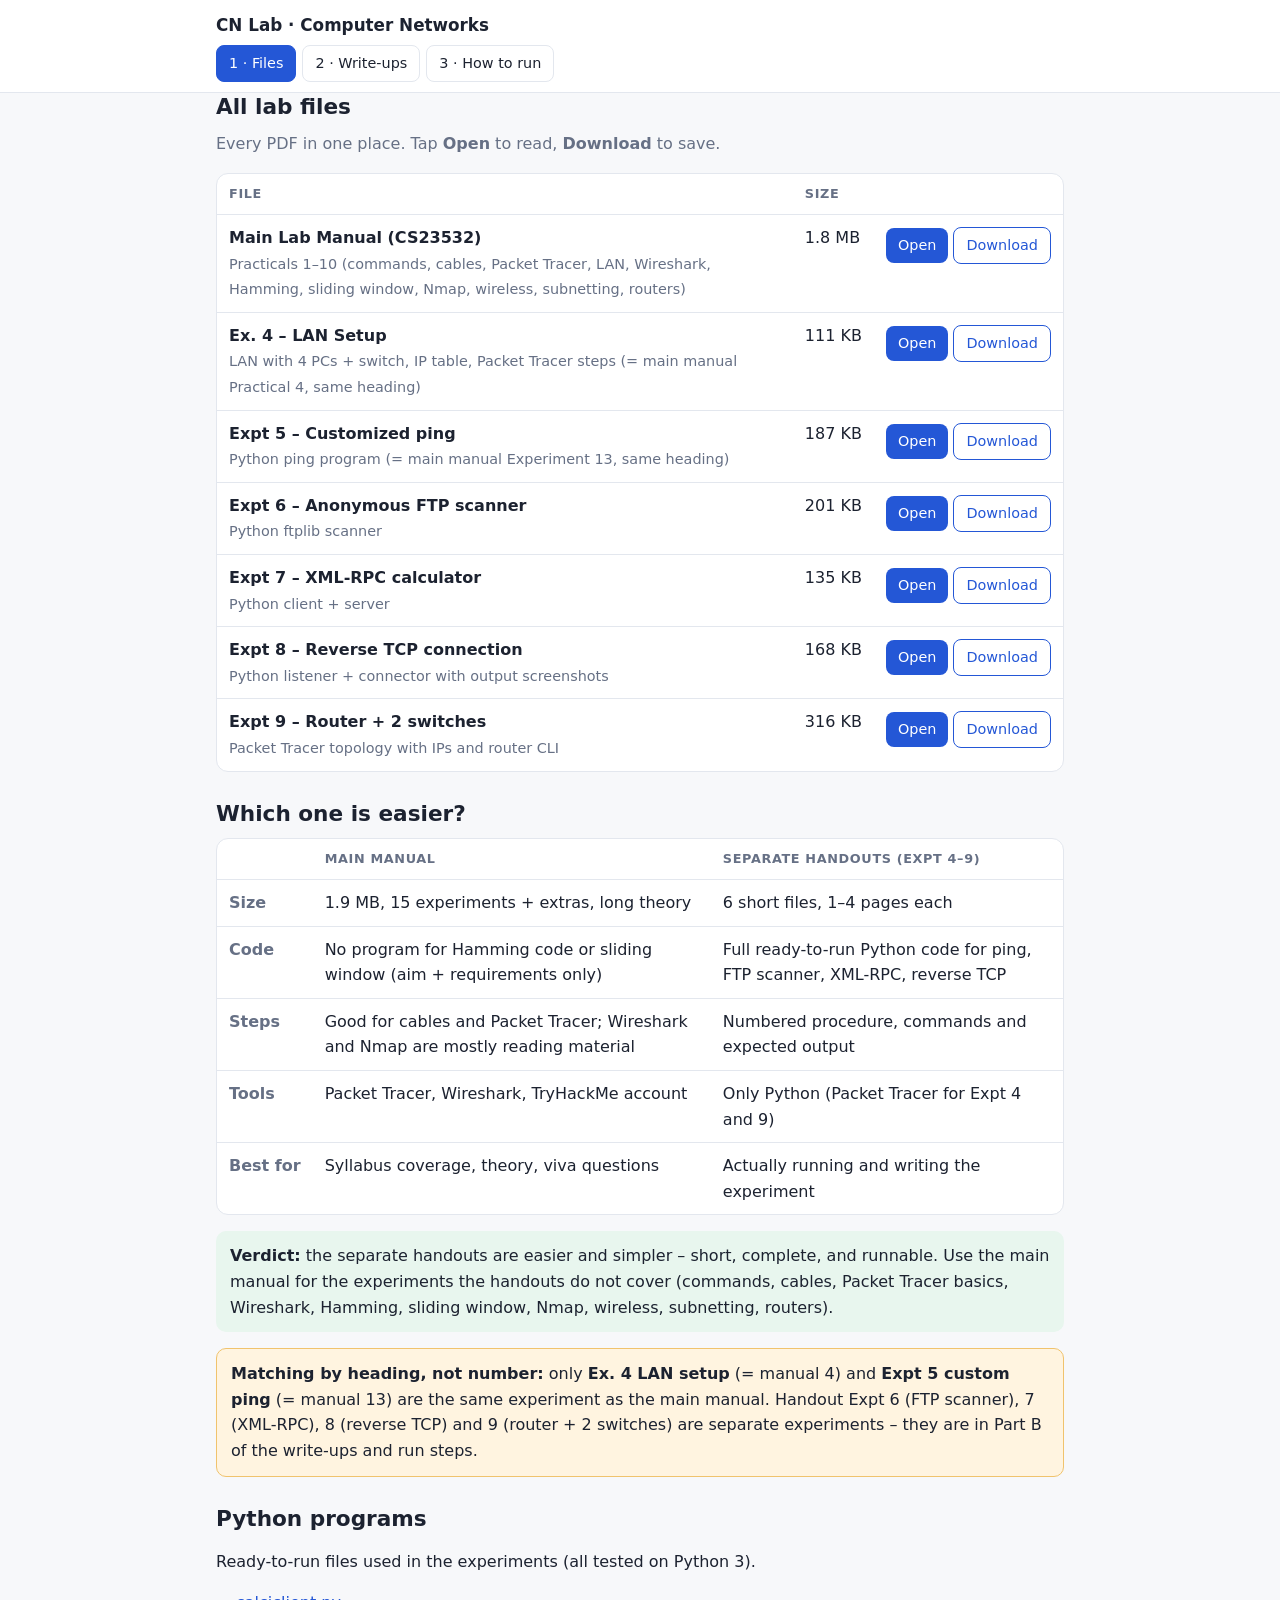
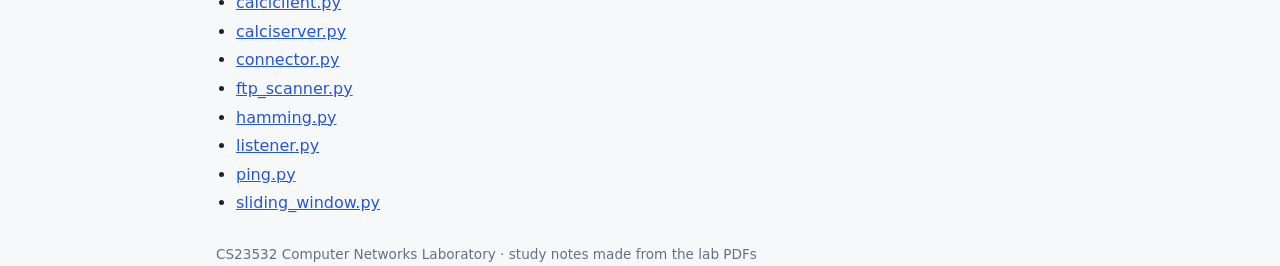
<file: index.html>
<!doctype html>
<html lang="en"><head><meta charset="utf-8">
<meta name="viewport" content="width=device-width,initial-scale=1">
<title>CN Lab – Files</title>
<meta name="description" content="All Computer Networks lab PDFs and a comparison">
<link rel="stylesheet" href="style.css">
</head><body>
<header><div class="wrap"><h1>CN Lab · Computer Networks</h1>
<nav><a href="index.html" class=on>1 · Files</a><a href="notes.html">2 · Write-ups</a><a href="steps.html">3 · How to run</a></nav></div></header>
<main class="wrap">

<section>
<h2>All lab files</h2>
<p class="lead">Every PDF in one place. Tap <b>Open</b> to read, <b>Download</b> to save.</p>
<div class="tablewrap"><table class="files"><thead><tr><th>File</th><th>Size</th><th></th></tr></thead><tbody>
<tr><td><strong>Main Lab Manual (CS23532)</strong><br><span class="muted">Practicals 1–10 (commands, cables, Packet Tracer, LAN, Wireshark, Hamming, sliding window, Nmap, wireless, subnetting, routers)</span></td><td class="nw">1.8 MB</td><td class="nw"><a class="btn" href="pdfs/manual.pdf">Open</a> <a class="btn ghost" href="pdfs/manual.pdf" download>Download</a></td></tr><tr><td><strong>Ex. 4 – LAN Setup</strong><br><span class="muted">LAN with 4 PCs + switch, IP table, Packet Tracer steps (= main manual Practical 4, same heading)</span></td><td class="nw">111 KB</td><td class="nw"><a class="btn" href="pdfs/expt4-lan-setup.pdf">Open</a> <a class="btn ghost" href="pdfs/expt4-lan-setup.pdf" download>Download</a></td></tr><tr><td><strong>Expt 5 – Customized ping</strong><br><span class="muted">Python ping program (= main manual Experiment 13, same heading)</span></td><td class="nw">187 KB</td><td class="nw"><a class="btn" href="pdfs/expt5-ping.pdf">Open</a> <a class="btn ghost" href="pdfs/expt5-ping.pdf" download>Download</a></td></tr><tr><td><strong>Expt 6 – Anonymous FTP scanner</strong><br><span class="muted">Python ftplib scanner</span></td><td class="nw">201 KB</td><td class="nw"><a class="btn" href="pdfs/expt6-ftp-scanner.pdf">Open</a> <a class="btn ghost" href="pdfs/expt6-ftp-scanner.pdf" download>Download</a></td></tr><tr><td><strong>Expt 7 – XML-RPC calculator</strong><br><span class="muted">Python client + server</span></td><td class="nw">135 KB</td><td class="nw"><a class="btn" href="pdfs/expt7-xmlrpc.pdf">Open</a> <a class="btn ghost" href="pdfs/expt7-xmlrpc.pdf" download>Download</a></td></tr><tr><td><strong>Expt 8 – Reverse TCP connection</strong><br><span class="muted">Python listener + connector with output screenshots</span></td><td class="nw">168 KB</td><td class="nw"><a class="btn" href="pdfs/expt8-reverse-tcp.pdf">Open</a> <a class="btn ghost" href="pdfs/expt8-reverse-tcp.pdf" download>Download</a></td></tr><tr><td><strong>Expt 9 – Router + 2 switches</strong><br><span class="muted">Packet Tracer topology with IPs and router CLI</span></td><td class="nw">316 KB</td><td class="nw"><a class="btn" href="pdfs/expt9-router-switches.pdf">Open</a> <a class="btn ghost" href="pdfs/expt9-router-switches.pdf" download>Download</a></td></tr>
</tbody></table></div>
</section>

<section>
<h2>Which one is easier?</h2>
<div class="tablewrap"><table class="cmp"><thead><tr><th></th><th>Main manual</th><th>Separate handouts (Expt 4–9)</th></tr></thead><tbody>
<tr><th>Size</th><td>1.9 MB, 15 experiments + extras, long theory</td><td>6 short files, 1–4 pages each</td></tr>
<tr><th>Code</th><td>No program for Hamming code or sliding window (aim + requirements only)</td><td>Full ready-to-run Python code for ping, FTP scanner, XML-RPC, reverse TCP</td></tr>
<tr><th>Steps</th><td>Good for cables and Packet Tracer; Wireshark and Nmap are mostly reading material</td><td>Numbered procedure, commands and expected output</td></tr>
<tr><th>Tools</th><td>Packet Tracer, Wireshark, TryHackMe account</td><td>Only Python (Packet Tracer for Expt 4 and 9)</td></tr>
<tr><th>Best for</th><td>Syllabus coverage, theory, viva questions</td><td>Actually running and writing the experiment</td></tr>
</tbody></table></div>
<p class="verdict"><b>Verdict:</b> the separate handouts are easier and simpler – short, complete, and runnable. Use the main manual for the experiments the handouts do not cover (commands, cables, Packet Tracer basics, Wireshark, Hamming, sliding window, Nmap, wireless, subnetting, routers).</p>
<p class="warn"><b>Matching by heading, not number:</b> only <b>Ex. 4 LAN setup</b> (= manual 4) and <b>Expt 5 custom ping</b> (= manual 13) are the same experiment as the main manual. Handout Expt 6 (FTP scanner), 7 (XML-RPC), 8 (reverse TCP) and 9 (router + 2 switches) are separate experiments – they are in Part B of the write-ups and run steps.</p>
</section>

<section>
<h2>Python programs</h2>
<p>Ready-to-run files used in the experiments (all tested on Python 3).</p>
<ul class="plain"><li><a href="code/calciclient.py">calciclient.py</a></li><li><a href="code/calciserver.py">calciserver.py</a></li><li><a href="code/connector.py">connector.py</a></li><li><a href="code/ftp_scanner.py">ftp_scanner.py</a></li><li><a href="code/hamming.py">hamming.py</a></li><li><a href="code/listener.py">listener.py</a></li><li><a href="code/ping.py">ping.py</a></li><li><a href="code/sliding_window.py">sliding_window.py</a></li></ul>
</section>

</main>
<footer class="wrap">CS23532 Computer Networks Laboratory · study notes made from the lab PDFs</footer>
<script>
document.addEventListener('click',function(e){var b=e.target.closest('.copy');if(!b)return;
var t=b.closest('.code').querySelector('pre').innerText;
(navigator.clipboard?navigator.clipboard.writeText(t):Promise.reject()).then(function(){b.textContent='Copied';setTimeout(function(){b.textContent='Copy'},1200)},function(){b.textContent='Select + Ctrl+C'});});
</script>
</body></html>
</file>
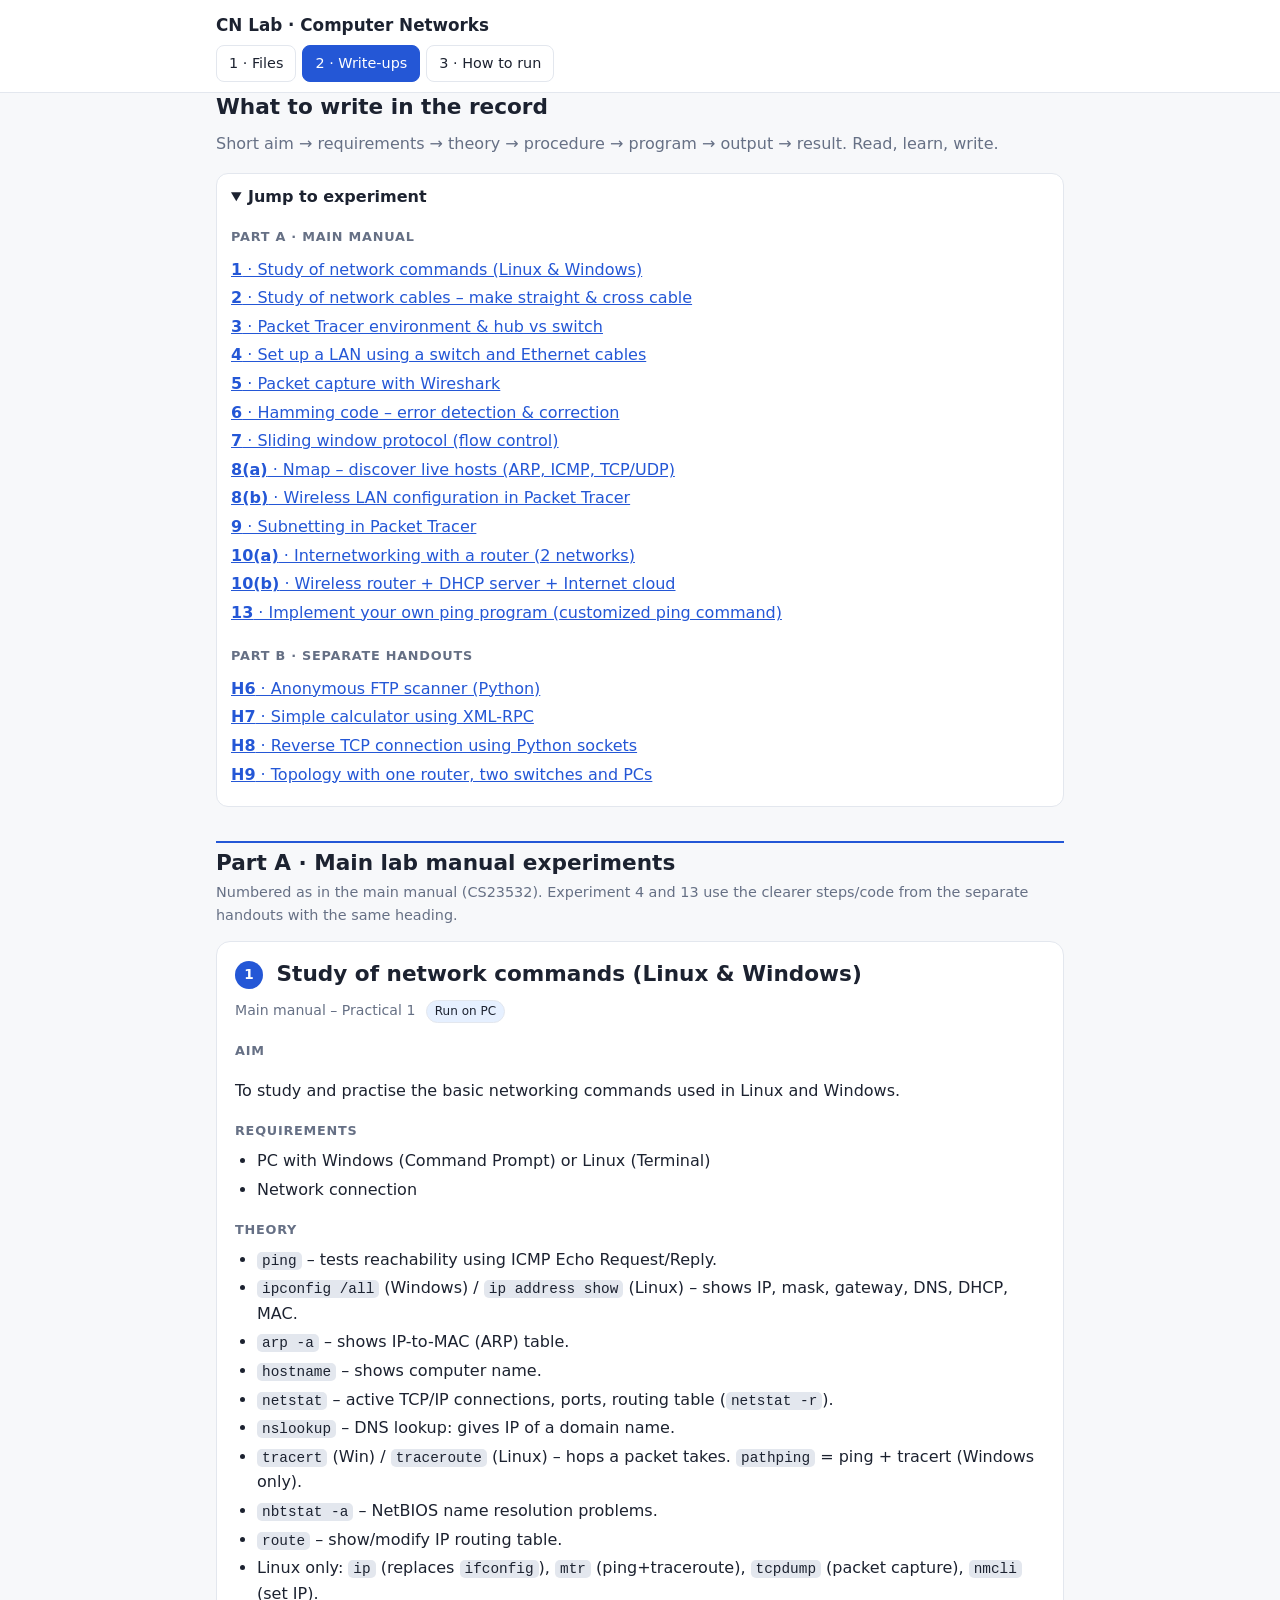
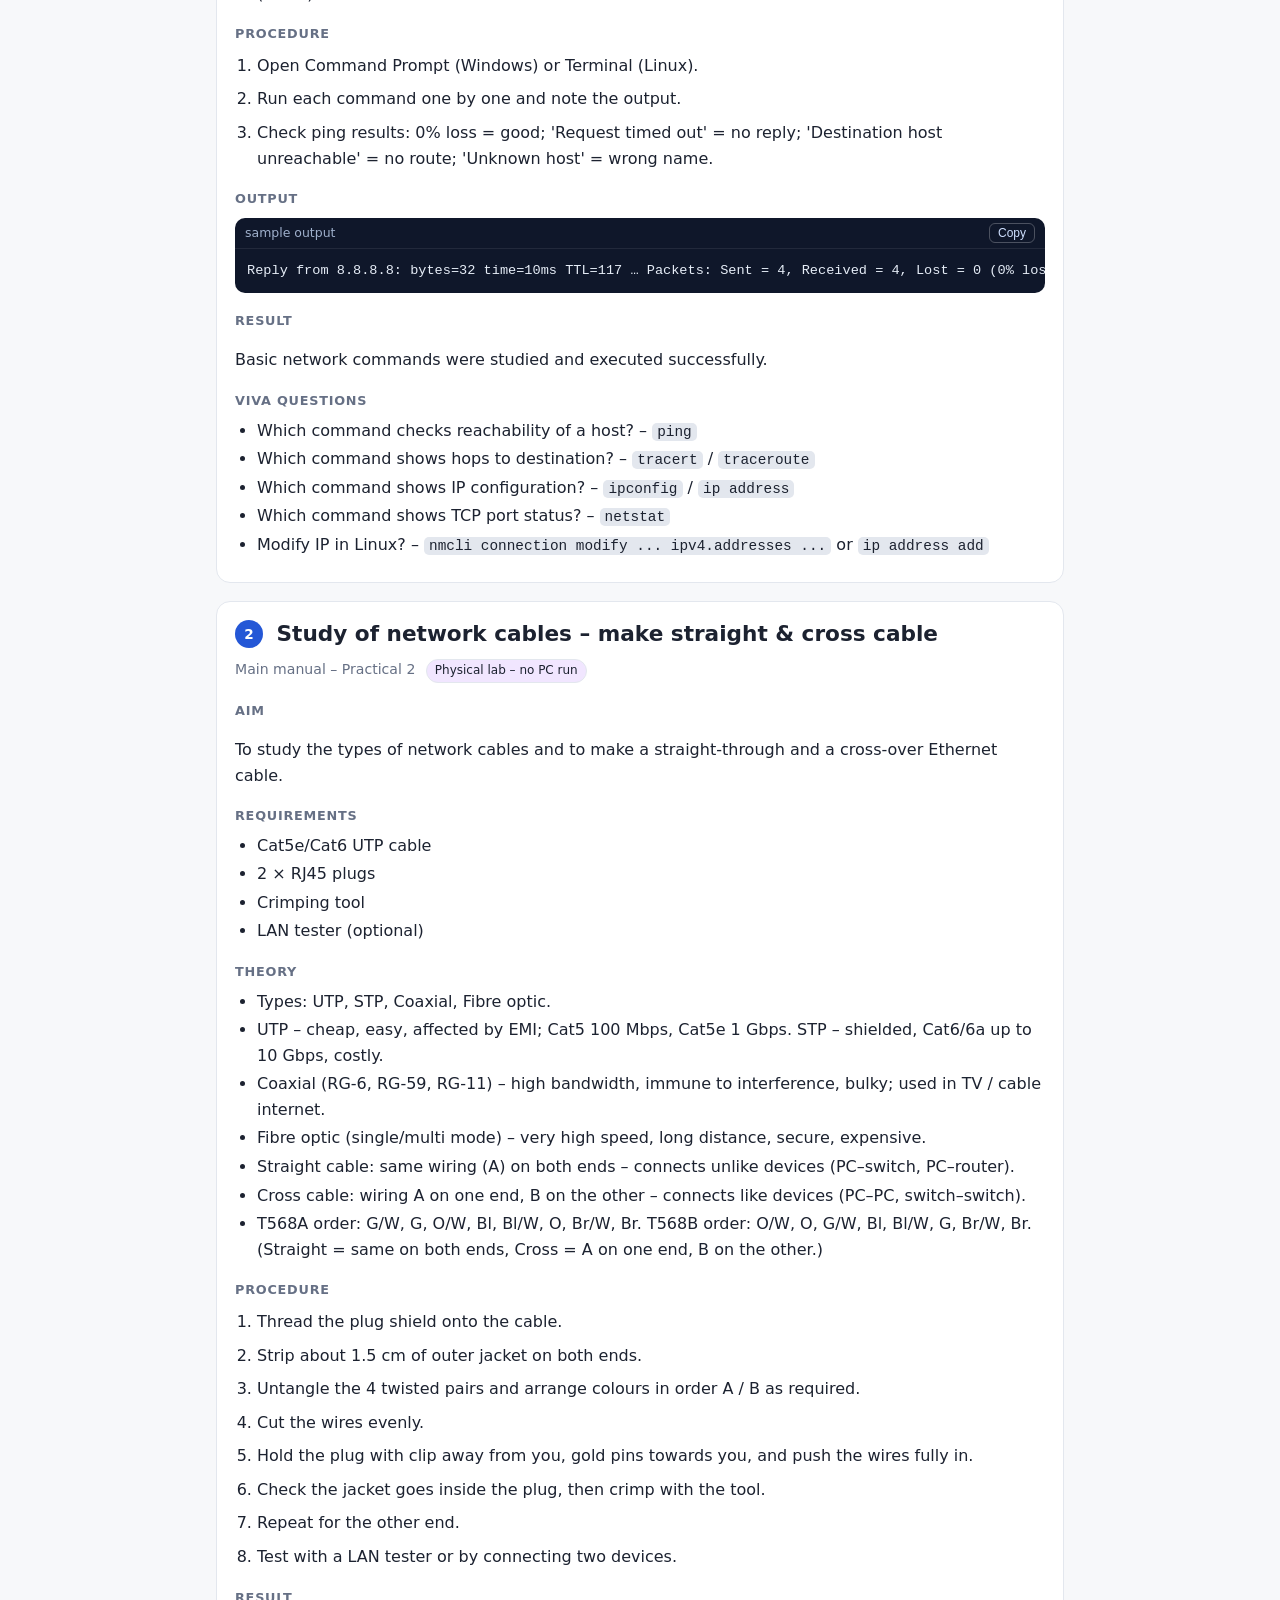
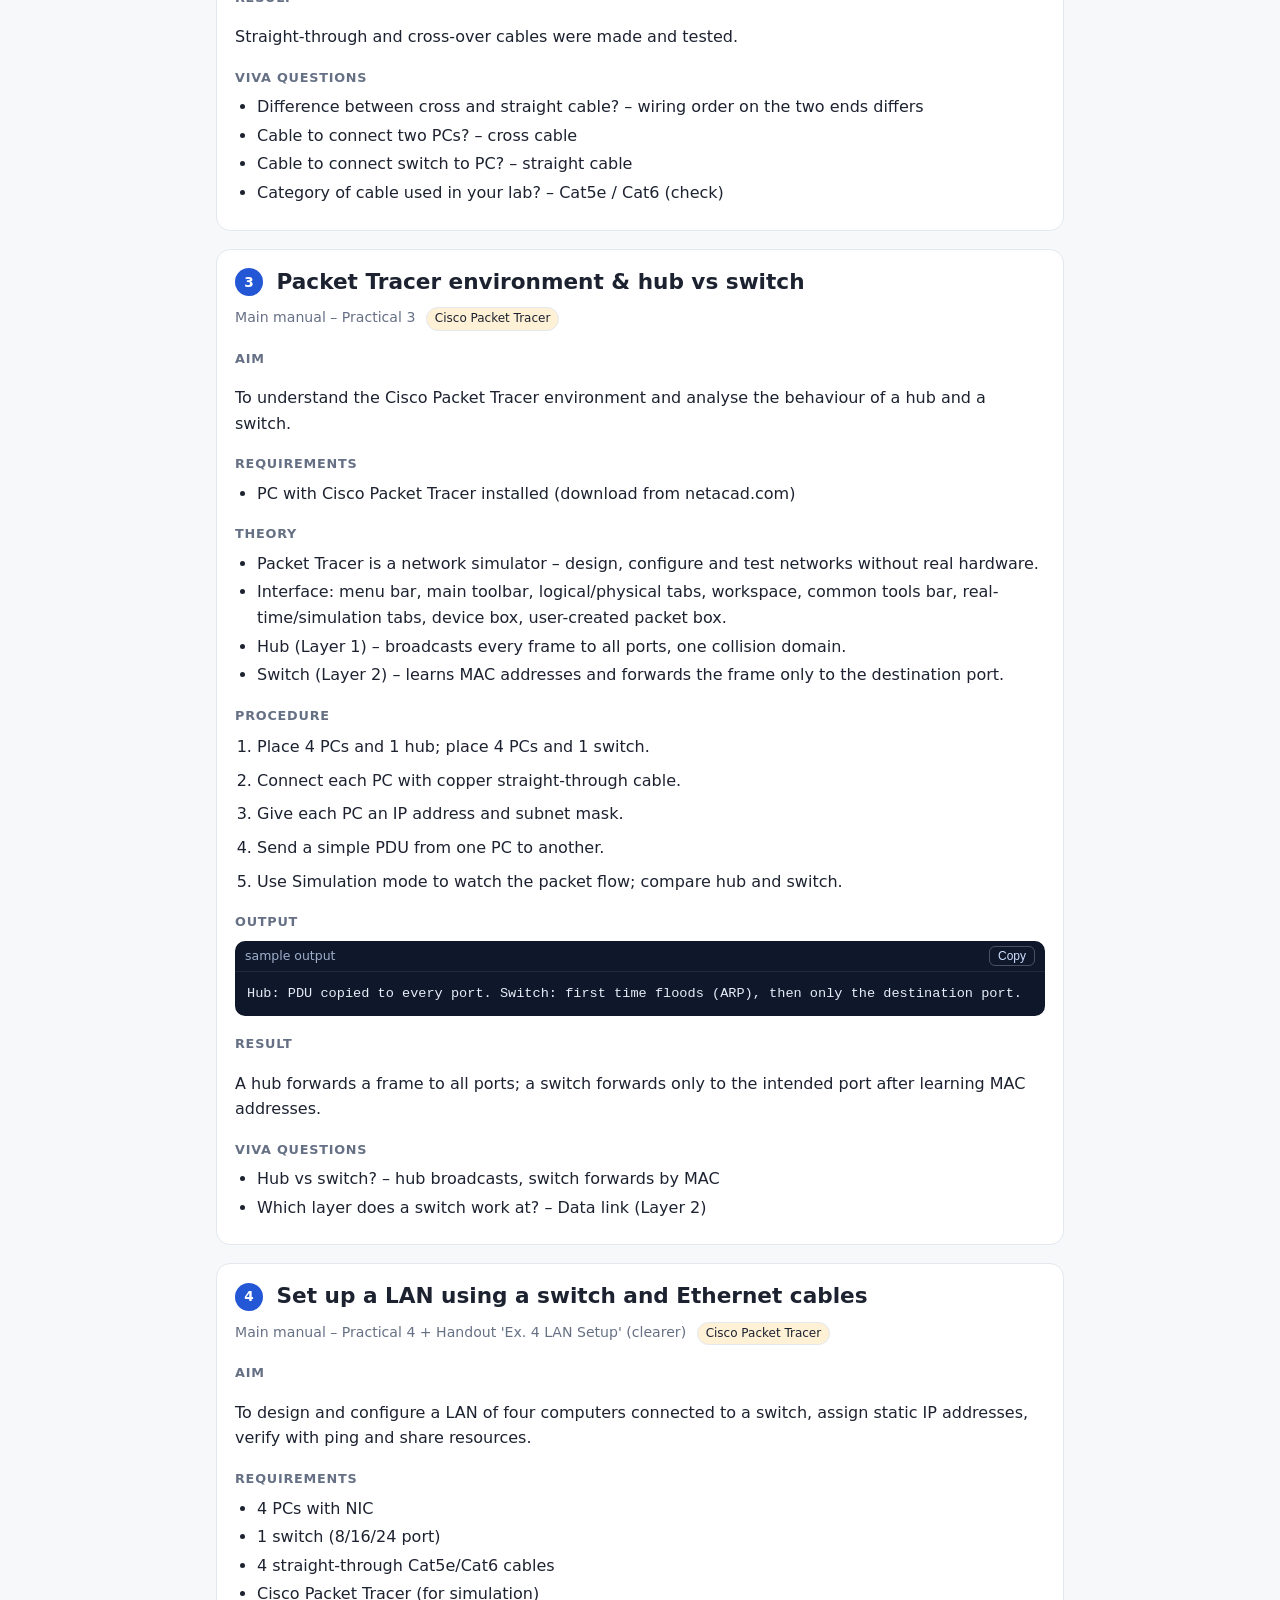
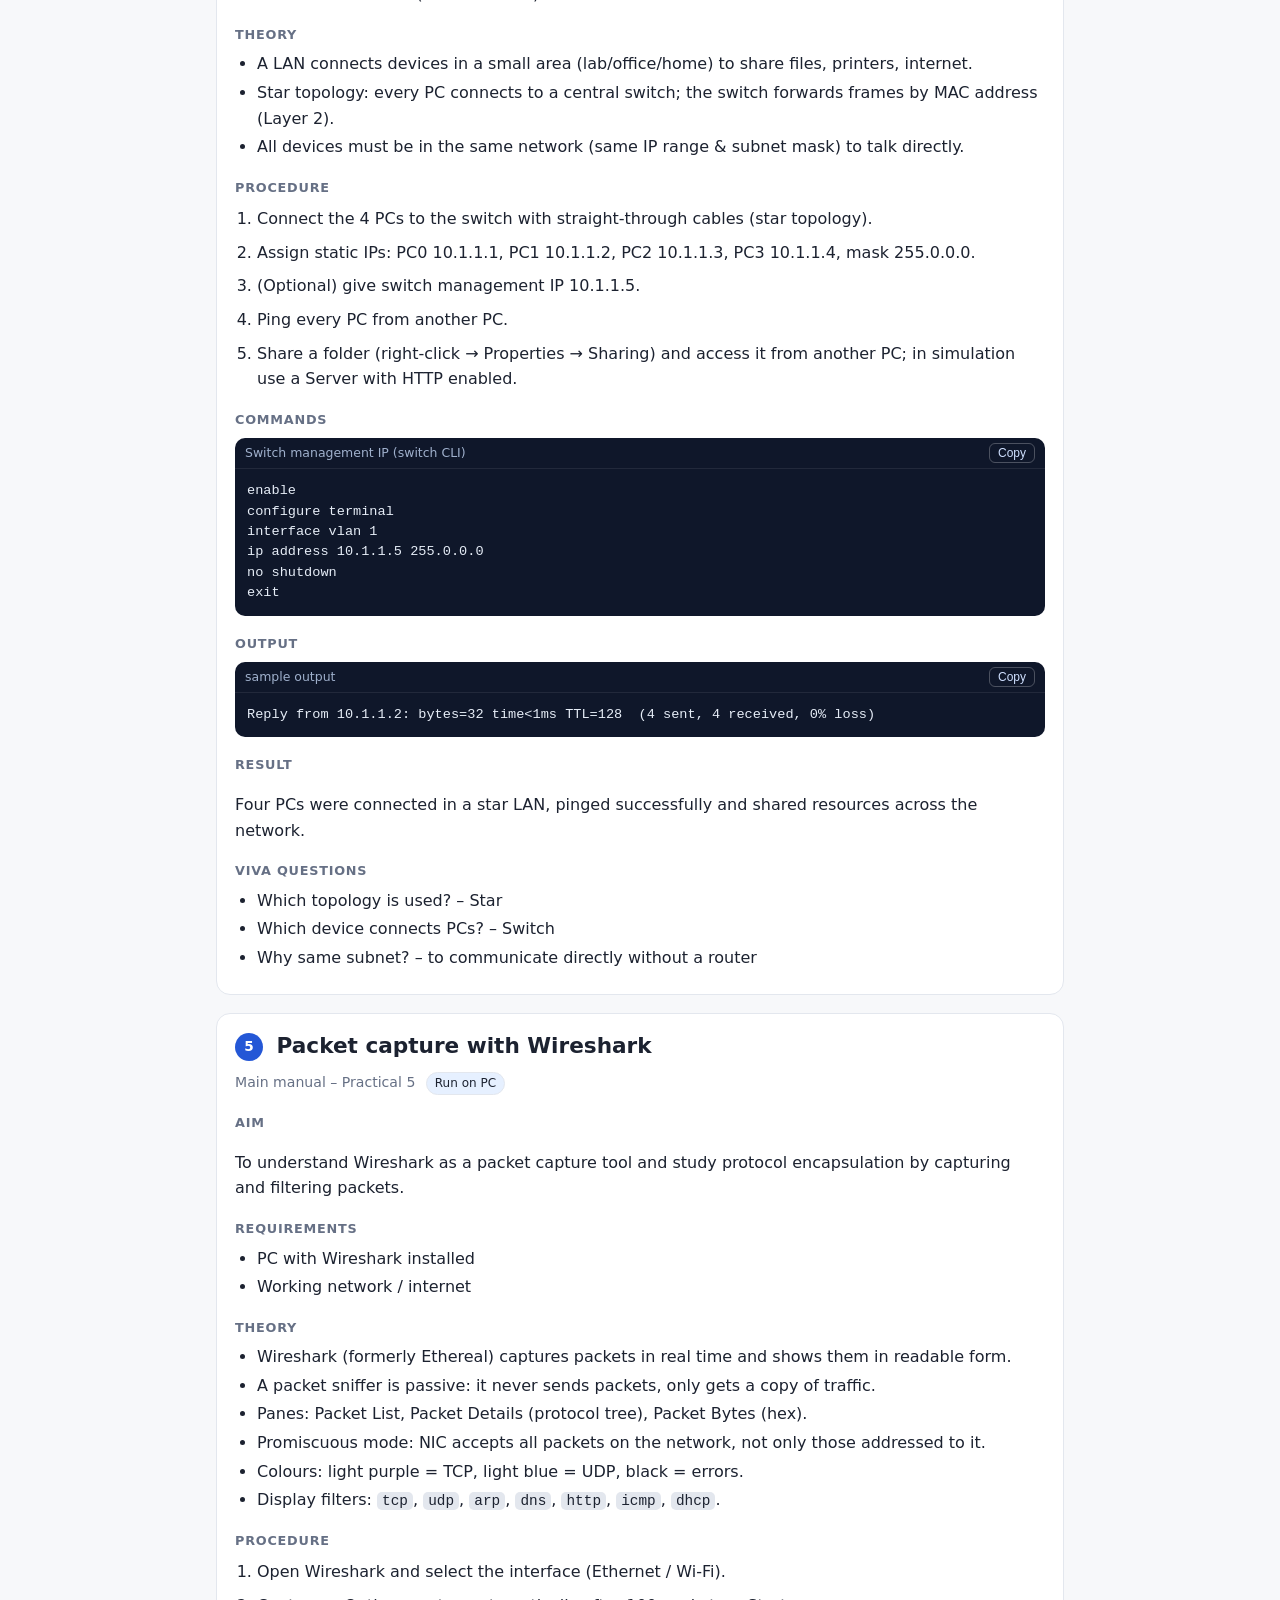
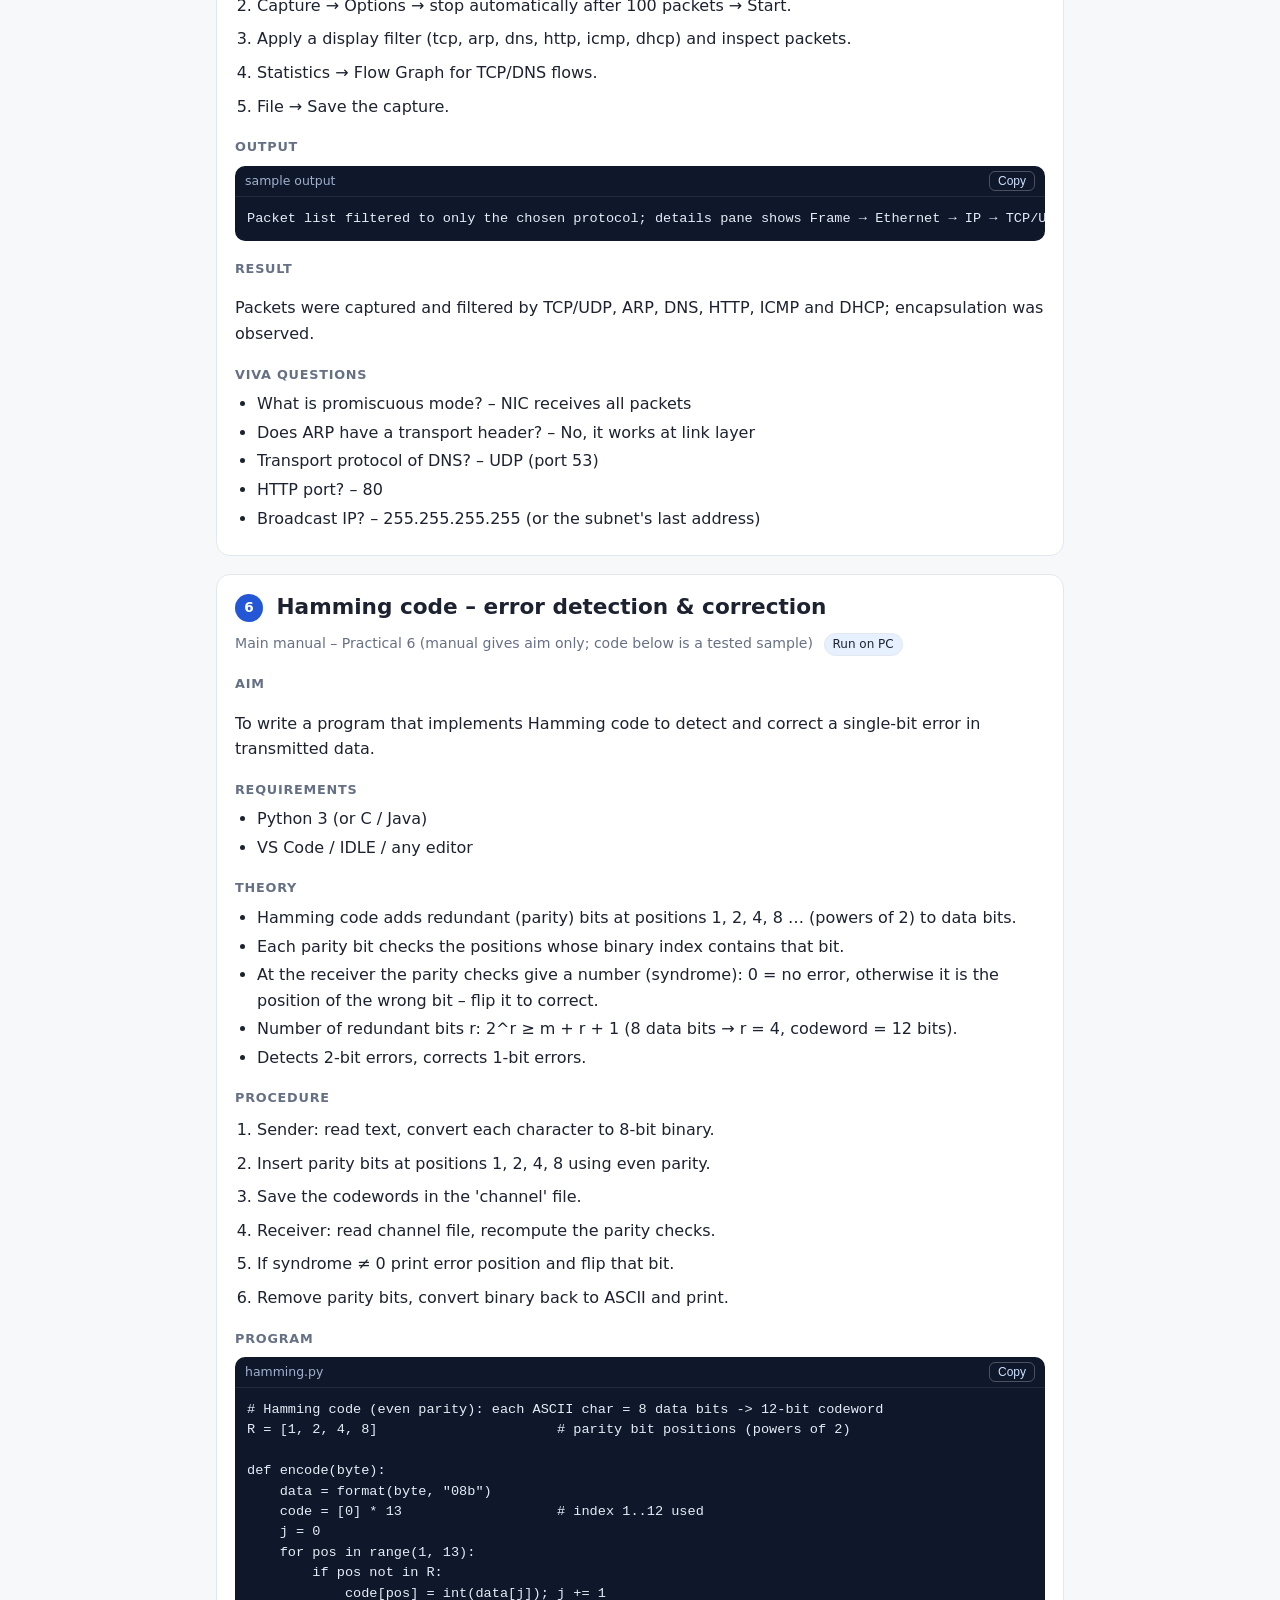
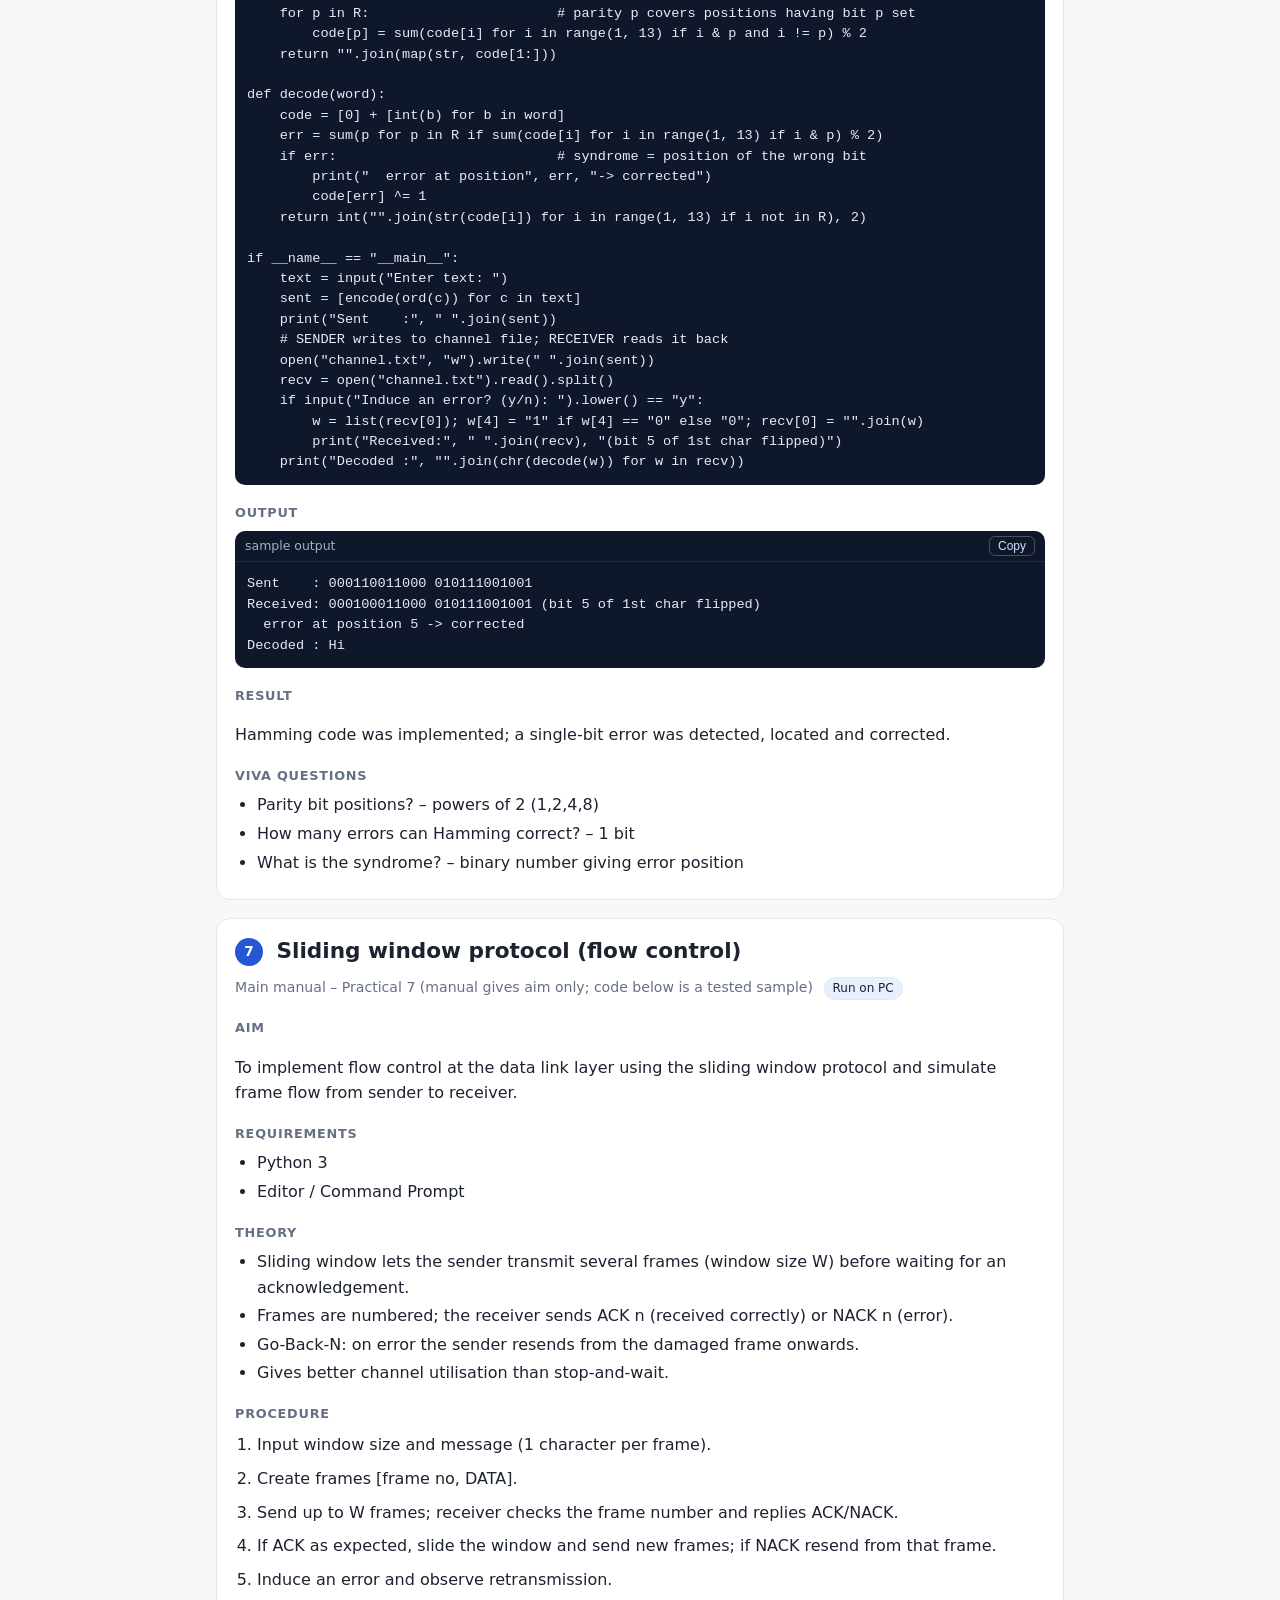
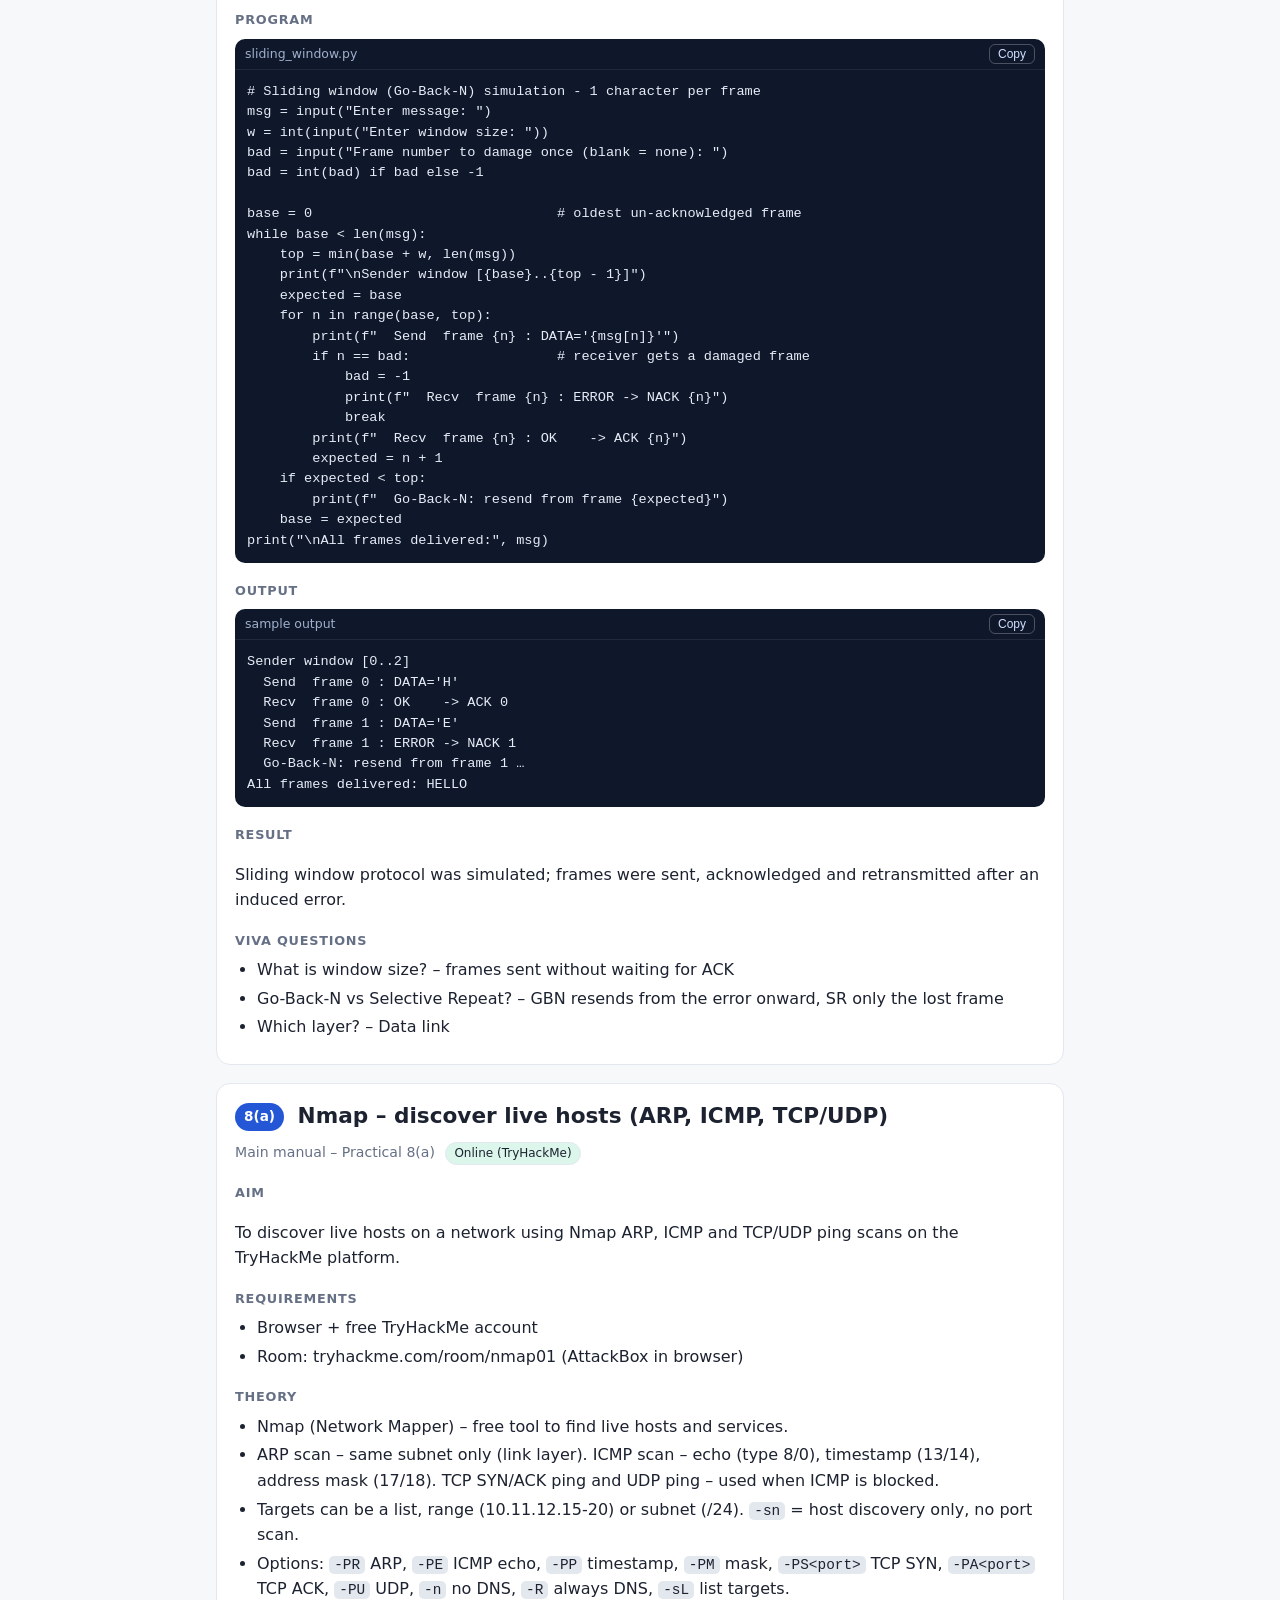
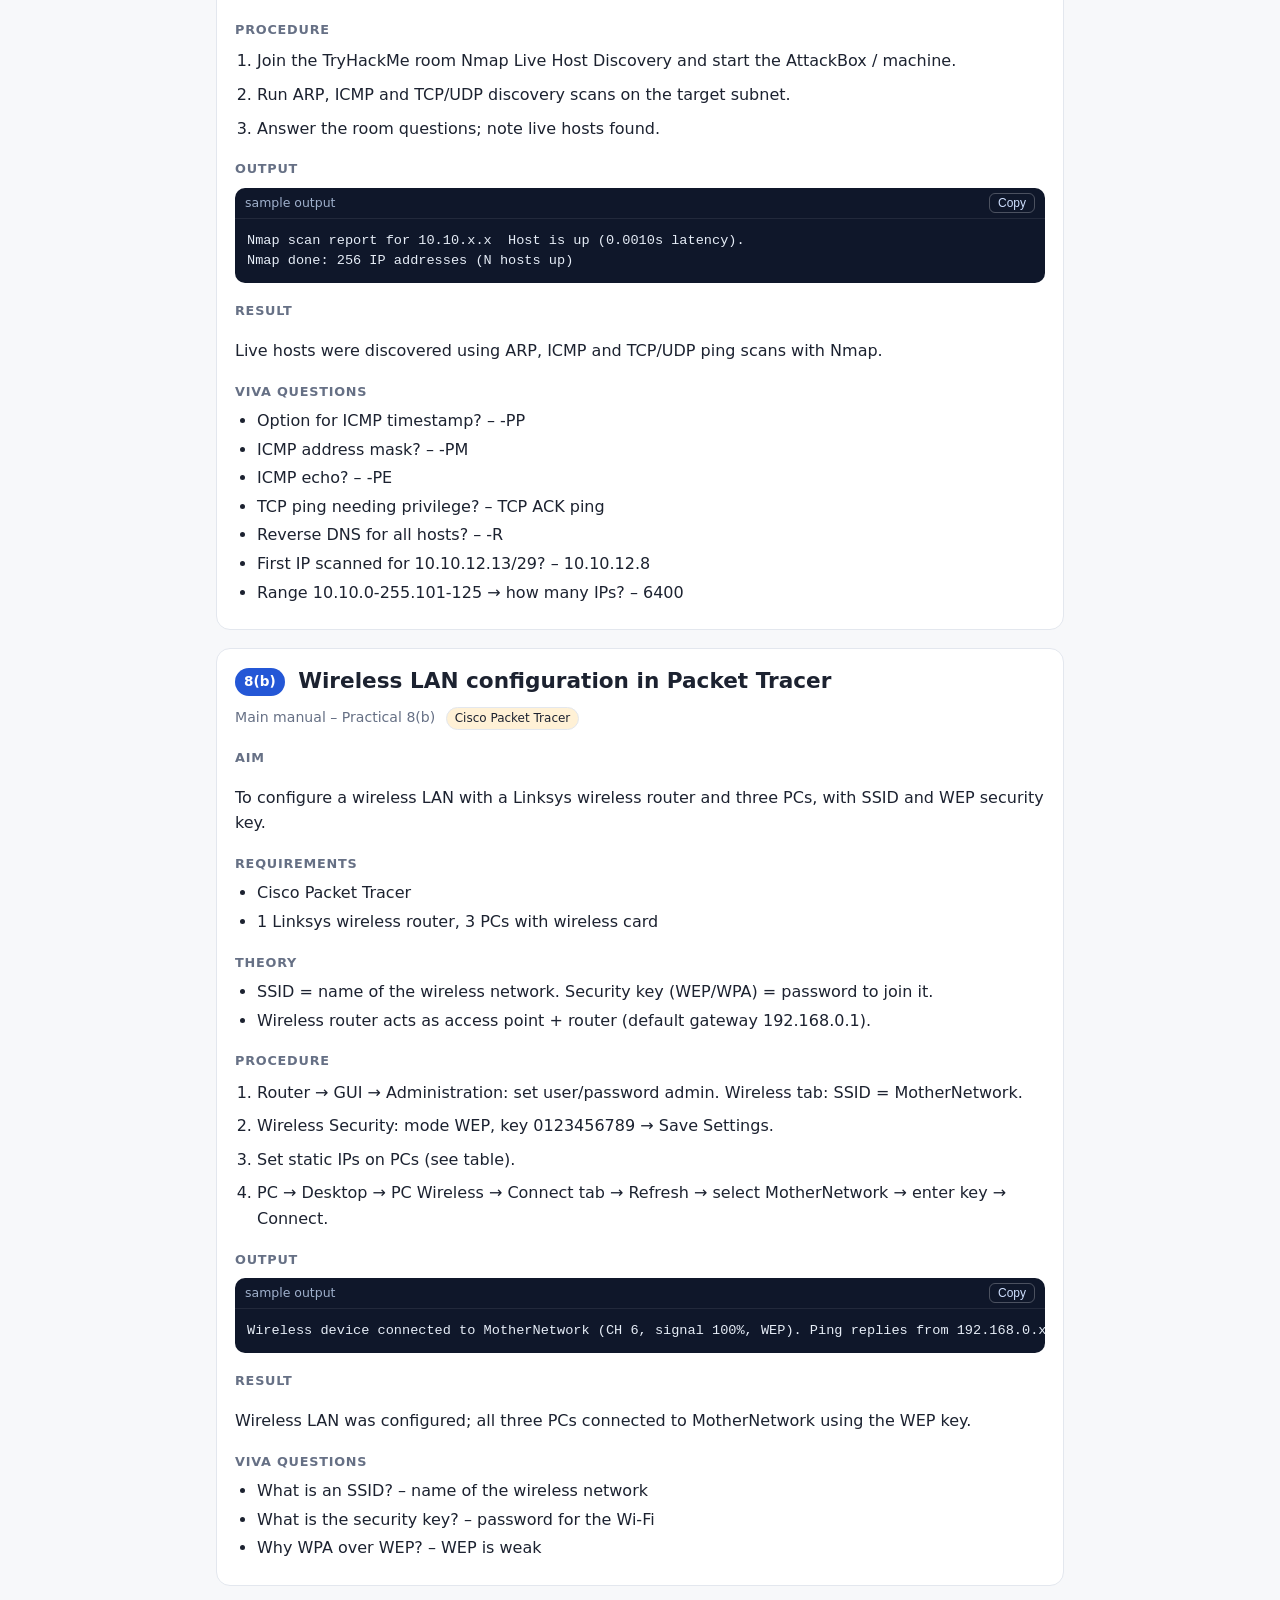
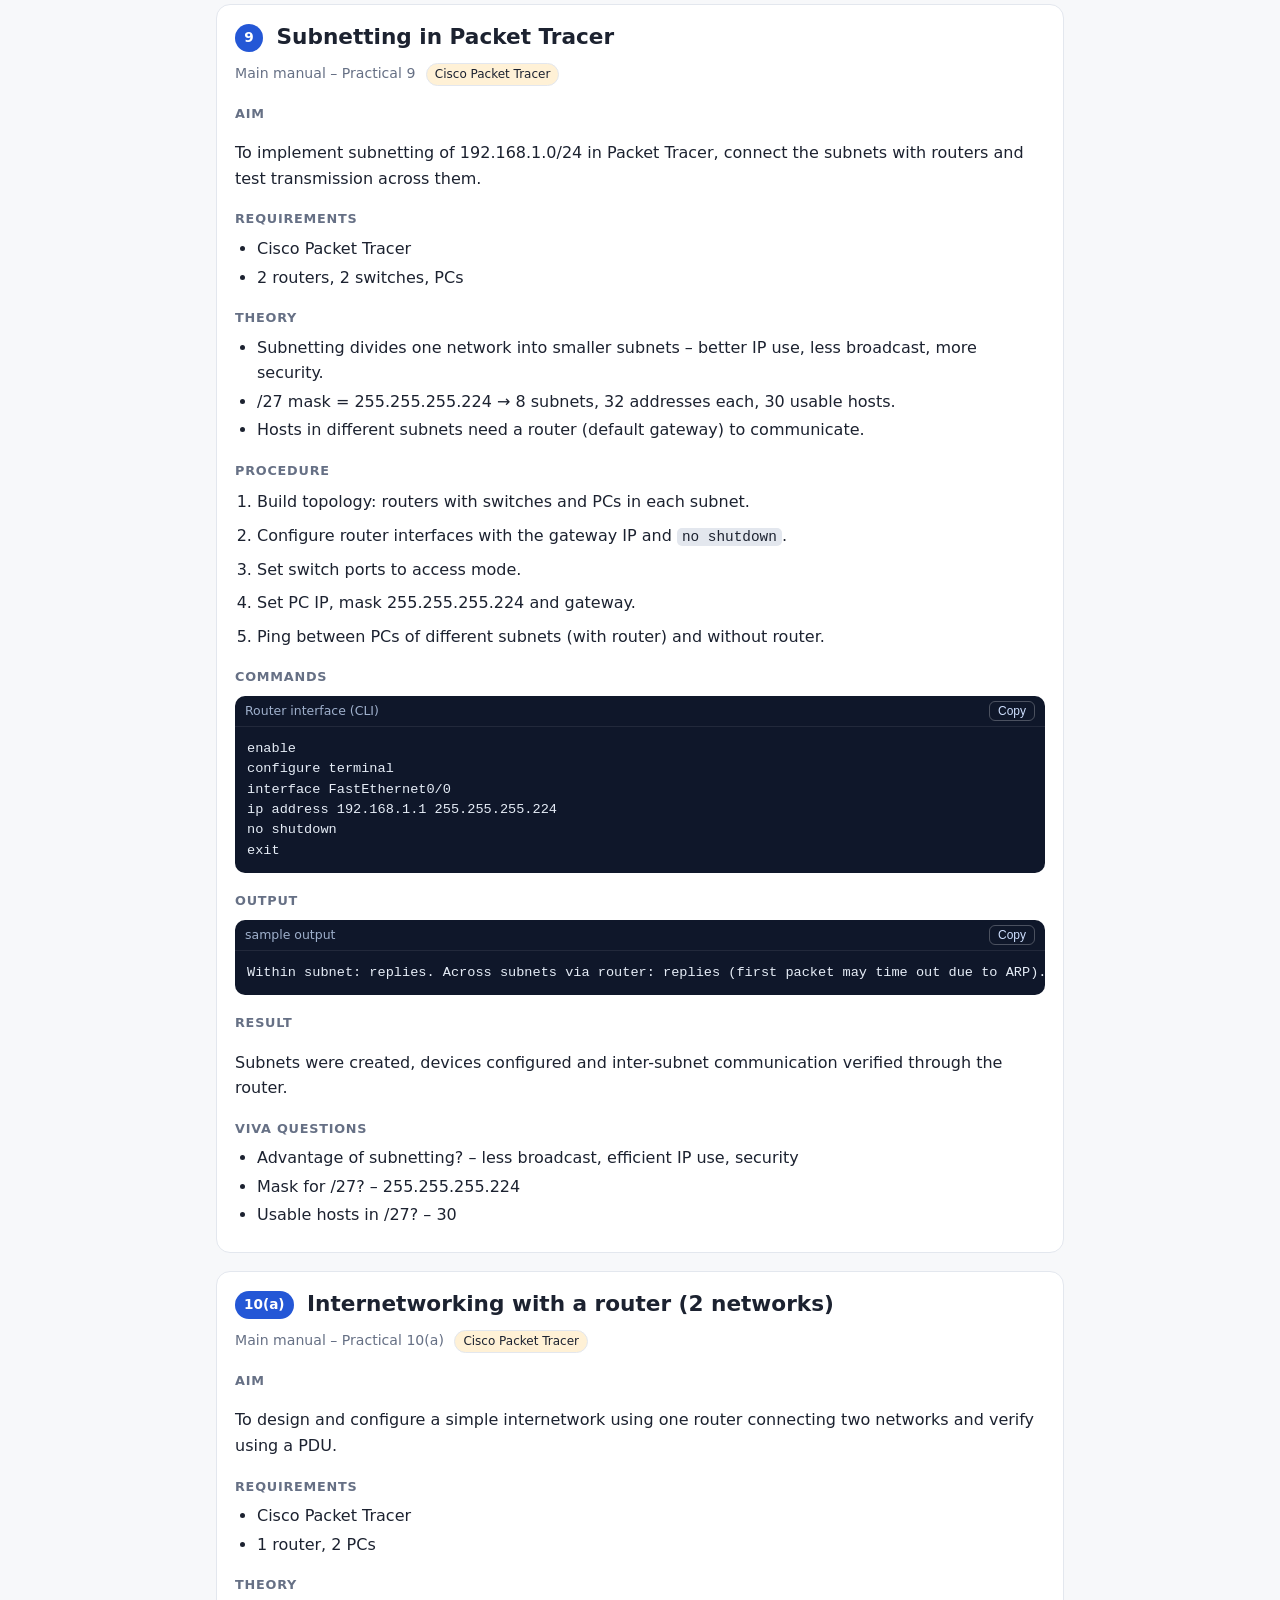
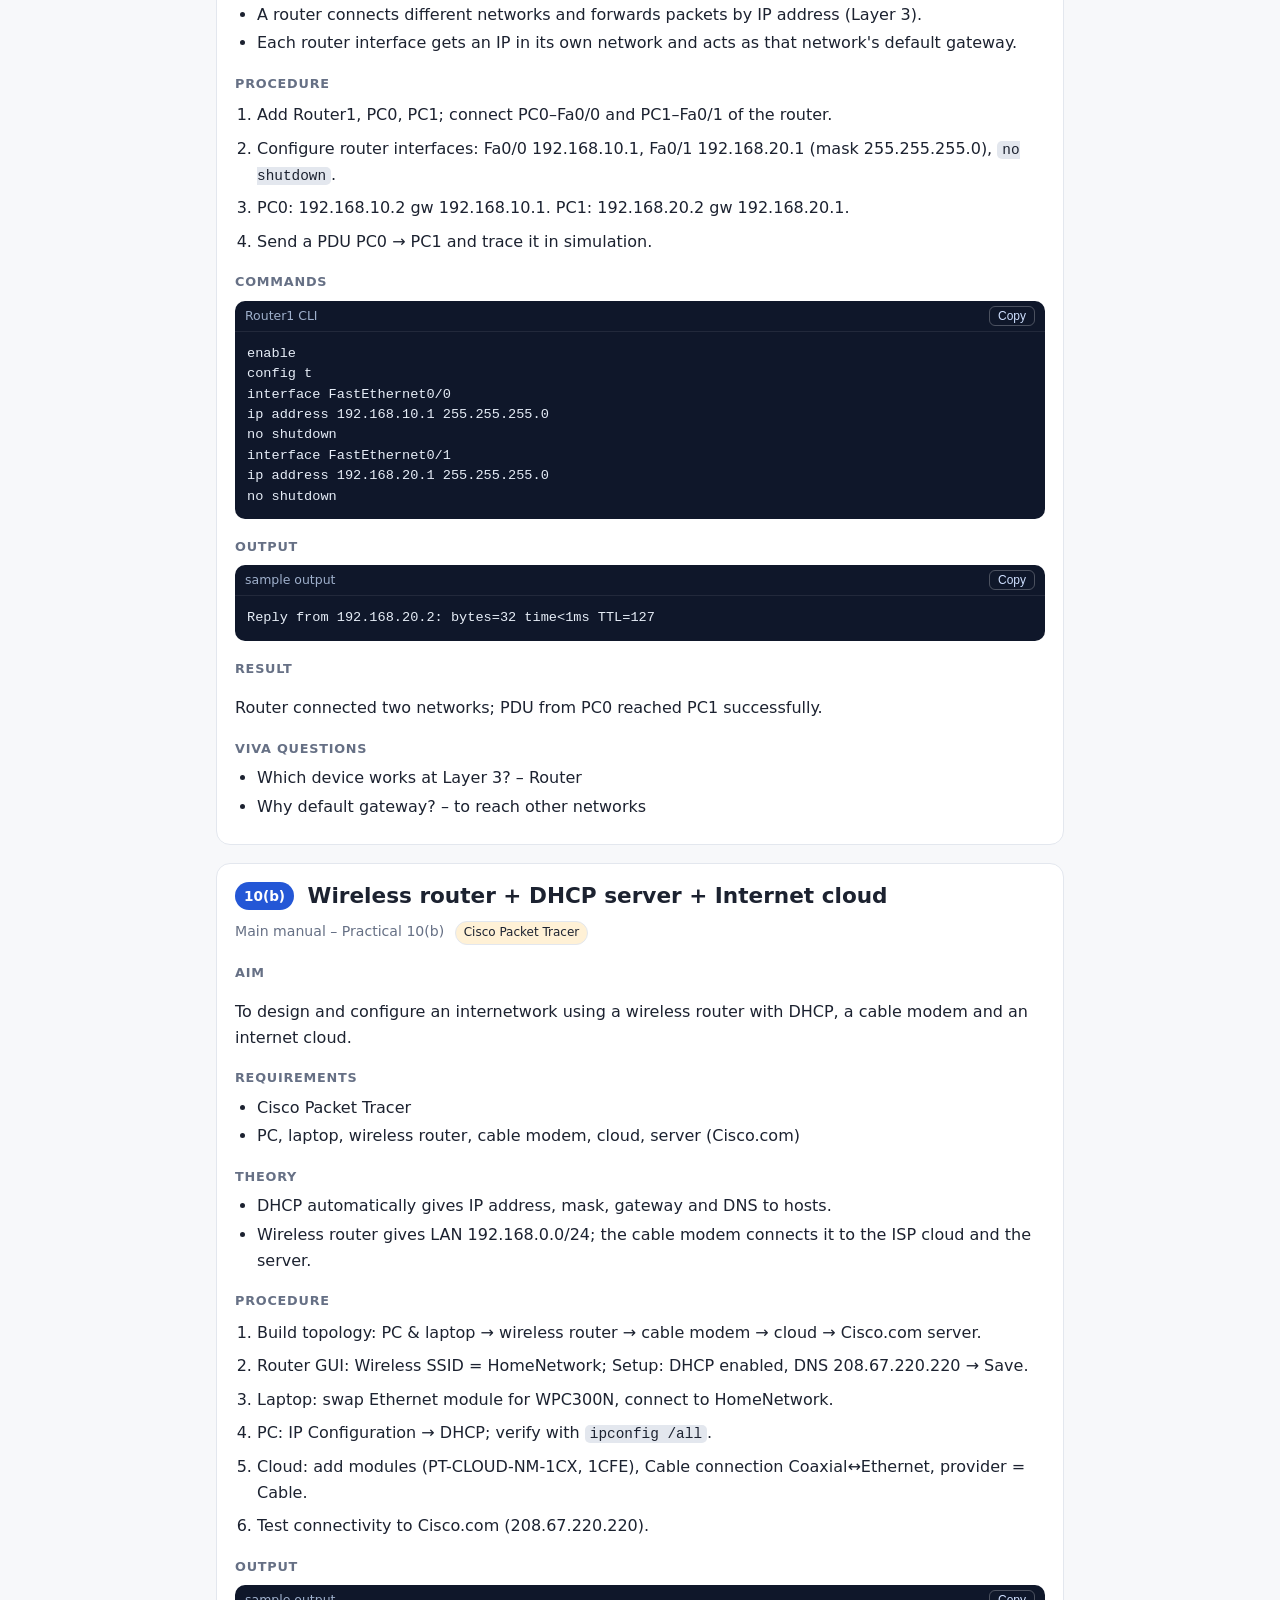
<file: notes.html>
<!doctype html>
<html lang="en"><head><meta charset="utf-8">
<meta name="viewport" content="width=device-width,initial-scale=1">
<title>CN Lab – Write-ups</title>
<meta name="description" content="Short aim, theory, procedure and result for each experiment">
<link rel="stylesheet" href="style.css">
</head><body>
<header><div class="wrap"><h1>CN Lab · Computer Networks</h1>
<nav><a href="index.html">1 · Files</a><a href="notes.html" class=on>2 · Write-ups</a><a href="steps.html">3 · How to run</a></nav></div></header>
<main class="wrap">

<section><h2>What to write in the record</h2>
<p class="lead">Short aim → requirements → theory → procedure → program → output → result. Read, learn, write.</p>
<details open><summary>Jump to experiment</summary><h3>Part A · Main manual</h3><ol class='toc' style='list-style:none;padding:0'><li><a href="#m1"><b>1</b> · Study of network commands (Linux &amp; Windows)</a></li><li><a href="#m2"><b>2</b> · Study of network cables – make straight &amp; cross cable</a></li><li><a href="#m3"><b>3</b> · Packet Tracer environment &amp; hub vs switch</a></li><li><a href="#m4"><b>4</b> · Set up a LAN using a switch and Ethernet cables</a></li><li><a href="#m5"><b>5</b> · Packet capture with Wireshark</a></li><li><a href="#m6"><b>6</b> · Hamming code – error detection &amp; correction</a></li><li><a href="#m7"><b>7</b> · Sliding window protocol (flow control)</a></li><li><a href="#m8"><b>8(a)</b> · Nmap – discover live hosts (ARP, ICMP, TCP/UDP)</a></li><li><a href="#m9"><b>8(b)</b> · Wireless LAN configuration in Packet Tracer</a></li><li><a href="#m10"><b>9</b> · Subnetting in Packet Tracer</a></li><li><a href="#m11"><b>10(a)</b> · Internetworking with a router (2 networks)</a></li><li><a href="#m12"><b>10(b)</b> · Wireless router + DHCP server + Internet cloud</a></li><li><a href="#m13"><b>13</b> · Implement your own ping program (customized ping command)</a></li></ol><h3>Part B · Separate handouts</h3><ol class='toc' style='list-style:none;padding:0'><li><a href="#h6"><b>H6</b> · Anonymous FTP scanner (Python)</a></li><li><a href="#h7"><b>H7</b> · Simple calculator using XML-RPC</a></li><li><a href="#h8"><b>H8</b> · Reverse TCP connection using Python sockets</a></li><li><a href="#h9"><b>H9</b> · Topology with one router, two switches and PCs</a></li></ol></details>
</section>
<h2 class="sec">Part A · Main lab manual experiments</h2><p class="muted sec-note">Numbered as in the main manual (CS23532). Experiment 4 and 13 use the clearer steps/code from the separate handouts with the same heading.</p><article class="exp" id="m1"><h2><span class="num">1</span> Study of network commands (Linux &amp; Windows)</h2><p class="src">Main manual – Practical 1 <span class="tag k-pc">Run on PC</span></p><h3>Aim</h3><p>To study and practise the basic networking commands used in Linux and Windows.</p><h3>Requirements</h3><ul><li>PC with Windows (Command Prompt) or Linux (Terminal)</li><li>Network connection</li></ul><h3>Theory</h3><ul><li><code>ping</code> – tests reachability using ICMP Echo Request/Reply.</li><li><code>ipconfig /all</code> (Windows) / <code>ip address show</code> (Linux) – shows IP, mask, gateway, DNS, DHCP, MAC.</li><li><code>arp -a</code> – shows IP-to-MAC (ARP) table.</li><li><code>hostname</code> – shows computer name.</li><li><code>netstat</code> – active TCP/IP connections, ports, routing table (<code>netstat -r</code>).</li><li><code>nslookup</code> – DNS lookup: gives IP of a domain name.</li><li><code>tracert</code> (Win) / <code>traceroute</code> (Linux) – hops a packet takes. <code>pathping</code> = ping + tracert (Windows only).</li><li><code>nbtstat -a</code> – NetBIOS name resolution problems.</li><li><code>route</code> – show/modify IP routing table.</li><li>Linux only: <code>ip</code> (replaces <code>ifconfig</code>), <code>mtr</code> (ping+traceroute), <code>tcpdump</code> (packet capture), <code>nmcli</code> (set IP).</li></ul><h3>Procedure</h3><ol class='steps'><li>Open Command Prompt (Windows) or Terminal (Linux).</li><li>Run each command one by one and note the output.</li><li>Check ping results: 0% loss = good; 'Request timed out' = no reply; 'Destination host unreachable' = no route; 'Unknown host' = wrong name.</li></ol><h3>Output</h3><div class="code"><div class="code-h"><span>sample output</span><button type="button" class="copy">Copy</button></div><pre>Reply from 8.8.8.8: bytes=32 time=10ms TTL=117 … Packets: Sent = 4, Received = 4, Lost = 0 (0% loss)</pre></div><h3>Result</h3><p>Basic network commands were studied and executed successfully.</p><h3>Viva questions</h3><ul><li>Which command checks reachability of a host? – <code>ping</code></li><li>Which command shows hops to destination? – <code>tracert</code> / <code>traceroute</code></li><li>Which command shows IP configuration? – <code>ipconfig</code> / <code>ip address</code></li><li>Which command shows TCP port status? – <code>netstat</code></li><li>Modify IP in Linux? – <code>nmcli connection modify ... ipv4.addresses ...</code> or <code>ip address add</code></li></ul></article><article class="exp" id="m2"><h2><span class="num">2</span> Study of network cables – make straight &amp; cross cable</h2><p class="src">Main manual – Practical 2 <span class="tag k-ph">Physical lab – no PC run</span></p><h3>Aim</h3><p>To study the types of network cables and to make a straight-through and a cross-over Ethernet cable.</p><h3>Requirements</h3><ul><li>Cat5e/Cat6 UTP cable</li><li>2 × RJ45 plugs</li><li>Crimping tool</li><li>LAN tester (optional)</li></ul><h3>Theory</h3><ul><li>Types: UTP, STP, Coaxial, Fibre optic.</li><li>UTP – cheap, easy, affected by EMI; Cat5 100 Mbps, Cat5e 1 Gbps. STP – shielded, Cat6/6a up to 10 Gbps, costly.</li><li>Coaxial (RG-6, RG-59, RG-11) – high bandwidth, immune to interference, bulky; used in TV / cable internet.</li><li>Fibre optic (single/multi mode) – very high speed, long distance, secure, expensive.</li><li>Straight cable: same wiring (A) on both ends – connects unlike devices (PC–switch, PC–router).</li><li>Cross cable: wiring A on one end, B on the other – connects like devices (PC–PC, switch–switch).</li><li>T568A order: G/W, G, O/W, Bl, Bl/W, O, Br/W, Br. T568B order: O/W, O, G/W, Bl, Bl/W, G, Br/W, Br. (Straight = same on both ends, Cross = A on one end, B on the other.)</li></ul><h3>Procedure</h3><ol class='steps'><li>Thread the plug shield onto the cable.</li><li>Strip about 1.5 cm of outer jacket on both ends.</li><li>Untangle the 4 twisted pairs and arrange colours in order A / B as required.</li><li>Cut the wires evenly.</li><li>Hold the plug with clip away from you, gold pins towards you, and push the wires fully in.</li><li>Check the jacket goes inside the plug, then crimp with the tool.</li><li>Repeat for the other end.</li><li>Test with a LAN tester or by connecting two devices.</li></ol><h3>Result</h3><p>Straight-through and cross-over cables were made and tested.</p><h3>Viva questions</h3><ul><li>Difference between cross and straight cable? – wiring order on the two ends differs</li><li>Cable to connect two PCs? – cross cable</li><li>Cable to connect switch to PC? – straight cable</li><li>Category of cable used in your lab? – Cat5e / Cat6 (check)</li></ul></article><article class="exp" id="m3"><h2><span class="num">3</span> Packet Tracer environment &amp; hub vs switch</h2><p class="src">Main manual – Practical 3 <span class="tag k-pt">Cisco Packet Tracer</span></p><h3>Aim</h3><p>To understand the Cisco Packet Tracer environment and analyse the behaviour of a hub and a switch.</p><h3>Requirements</h3><ul><li>PC with Cisco Packet Tracer installed (download from netacad.com)</li></ul><h3>Theory</h3><ul><li>Packet Tracer is a network simulator – design, configure and test networks without real hardware.</li><li>Interface: menu bar, main toolbar, logical/physical tabs, workspace, common tools bar, real-time/simulation tabs, device box, user-created packet box.</li><li>Hub (Layer 1) – broadcasts every frame to all ports, one collision domain.</li><li>Switch (Layer 2) – learns MAC addresses and forwards the frame only to the destination port.</li></ul><h3>Procedure</h3><ol class='steps'><li>Place 4 PCs and 1 hub; place 4 PCs and 1 switch.</li><li>Connect each PC with copper straight-through cable.</li><li>Give each PC an IP address and subnet mask.</li><li>Send a simple PDU from one PC to another.</li><li>Use Simulation mode to watch the packet flow; compare hub and switch.</li></ol><h3>Output</h3><div class="code"><div class="code-h"><span>sample output</span><button type="button" class="copy">Copy</button></div><pre>Hub: PDU copied to every port. Switch: first time floods (ARP), then only the destination port.</pre></div><h3>Result</h3><p>A hub forwards a frame to all ports; a switch forwards only to the intended port after learning MAC addresses.</p><h3>Viva questions</h3><ul><li>Hub vs switch? – hub broadcasts, switch forwards by MAC</li><li>Which layer does a switch work at? – Data link (Layer 2)</li></ul></article><article class="exp" id="m4"><h2><span class="num">4</span> Set up a LAN using a switch and Ethernet cables</h2><p class="src">Main manual – Practical 4  +  Handout &#x27;Ex. 4 LAN Setup&#x27; (clearer) <span class="tag k-pt">Cisco Packet Tracer</span></p><h3>Aim</h3><p>To design and configure a LAN of four computers connected to a switch, assign static IP addresses, verify with ping and share resources.</p><h3>Requirements</h3><ul><li>4 PCs with NIC</li><li>1 switch (8/16/24 port)</li><li>4 straight-through Cat5e/Cat6 cables</li><li>Cisco Packet Tracer (for simulation)</li></ul><h3>Theory</h3><ul><li>A LAN connects devices in a small area (lab/office/home) to share files, printers, internet.</li><li>Star topology: every PC connects to a central switch; the switch forwards frames by MAC address (Layer 2).</li><li>All devices must be in the same network (same IP range &amp; subnet mask) to talk directly.</li></ul><h3>Procedure</h3><ol class='steps'><li>Connect the 4 PCs to the switch with straight-through cables (star topology).</li><li>Assign static IPs: PC0 10.1.1.1, PC1 10.1.1.2, PC2 10.1.1.3, PC3 10.1.1.4, mask 255.0.0.0.</li><li>(Optional) give switch management IP 10.1.1.5.</li><li>Ping every PC from another PC.</li><li>Share a folder (right-click → Properties → Sharing) and access it from another PC; in simulation use a Server with HTTP enabled.</li></ol><h3>Commands</h3><div class="code"><div class="code-h"><span>Switch management IP (switch CLI)</span><button type="button" class="copy">Copy</button></div><pre>enable
configure terminal
interface vlan 1
ip address 10.1.1.5 255.0.0.0
no shutdown
exit</pre></div><h3>Output</h3><div class="code"><div class="code-h"><span>sample output</span><button type="button" class="copy">Copy</button></div><pre>Reply from 10.1.1.2: bytes=32 time&lt;1ms TTL=128  (4 sent, 4 received, 0% loss)</pre></div><h3>Result</h3><p>Four PCs were connected in a star LAN, pinged successfully and shared resources across the network.</p><h3>Viva questions</h3><ul><li>Which topology is used? – Star</li><li>Which device connects PCs? – Switch</li><li>Why same subnet? – to communicate directly without a router</li></ul></article><article class="exp" id="m5"><h2><span class="num">5</span> Packet capture with Wireshark</h2><p class="src">Main manual – Practical 5 <span class="tag k-pc">Run on PC</span></p><h3>Aim</h3><p>To understand Wireshark as a packet capture tool and study protocol encapsulation by capturing and filtering packets.</p><h3>Requirements</h3><ul><li>PC with Wireshark installed</li><li>Working network / internet</li></ul><h3>Theory</h3><ul><li>Wireshark (formerly Ethereal) captures packets in real time and shows them in readable form.</li><li>A packet sniffer is passive: it never sends packets, only gets a copy of traffic.</li><li>Panes: Packet List, Packet Details (protocol tree), Packet Bytes (hex).</li><li>Promiscuous mode: NIC accepts all packets on the network, not only those addressed to it.</li><li>Colours: light purple = TCP, light blue = UDP, black = errors.</li><li>Display filters: <code>tcp</code>, <code>udp</code>, <code>arp</code>, <code>dns</code>, <code>http</code>, <code>icmp</code>, <code>dhcp</code>.</li></ul><h3>Procedure</h3><ol class='steps'><li>Open Wireshark and select the interface (Ethernet / Wi-Fi).</li><li>Capture → Options → stop automatically after 100 packets → Start.</li><li>Apply a display filter (tcp, arp, dns, http, icmp, dhcp) and inspect packets.</li><li>Statistics → Flow Graph for TCP/DNS flows.</li><li>File → Save the capture.</li></ol><h3>Output</h3><div class="code"><div class="code-h"><span>sample output</span><button type="button" class="copy">Copy</button></div><pre>Packet list filtered to only the chosen protocol; details pane shows Frame → Ethernet → IP → TCP/UDP → application layers.</pre></div><h3>Result</h3><p>Packets were captured and filtered by TCP/UDP, ARP, DNS, HTTP, ICMP and DHCP; encapsulation was observed.</p><h3>Viva questions</h3><ul><li>What is promiscuous mode? – NIC receives all packets</li><li>Does ARP have a transport header? – No, it works at link layer</li><li>Transport protocol of DNS? – UDP (port 53)</li><li>HTTP port? – 80</li><li>Broadcast IP? – 255.255.255.255 (or the subnet's last address)</li></ul></article><article class="exp" id="m6"><h2><span class="num">6</span> Hamming code – error detection &amp; correction</h2><p class="src">Main manual – Practical 6 (manual gives aim only; code below is a tested sample) <span class="tag k-pc">Run on PC</span></p><h3>Aim</h3><p>To write a program that implements Hamming code to detect and correct a single-bit error in transmitted data.</p><h3>Requirements</h3><ul><li>Python 3 (or C / Java)</li><li>VS Code / IDLE / any editor</li></ul><h3>Theory</h3><ul><li>Hamming code adds redundant (parity) bits at positions 1, 2, 4, 8 … (powers of 2) to data bits.</li><li>Each parity bit checks the positions whose binary index contains that bit.</li><li>At the receiver the parity checks give a number (syndrome): 0 = no error, otherwise it is the position of the wrong bit – flip it to correct.</li><li>Number of redundant bits r: 2^r ≥ m + r + 1 (8 data bits → r = 4, codeword = 12 bits).</li><li>Detects 2-bit errors, corrects 1-bit errors.</li></ul><h3>Procedure</h3><ol class='steps'><li>Sender: read text, convert each character to 8-bit binary.</li><li>Insert parity bits at positions 1, 2, 4, 8 using even parity.</li><li>Save the codewords in the 'channel' file.</li><li>Receiver: read channel file, recompute the parity checks.</li><li>If syndrome ≠ 0 print error position and flip that bit.</li><li>Remove parity bits, convert binary back to ASCII and print.</li></ol><h3>Program</h3><div class="code"><div class="code-h"><span>hamming.py</span><button type="button" class="copy">Copy</button></div><pre># Hamming code (even parity): each ASCII char = 8 data bits -&gt; 12-bit codeword
R = [1, 2, 4, 8]                      # parity bit positions (powers of 2)

def encode(byte):
    data = format(byte, &quot;08b&quot;)
    code = [0] * 13                   # index 1..12 used
    j = 0
    for pos in range(1, 13):
        if pos not in R:
            code[pos] = int(data[j]); j += 1
    for p in R:                       # parity p covers positions having bit p set
        code[p] = sum(code[i] for i in range(1, 13) if i &amp; p and i != p) % 2
    return &quot;&quot;.join(map(str, code[1:]))

def decode(word):
    code = [0] + [int(b) for b in word]
    err = sum(p for p in R if sum(code[i] for i in range(1, 13) if i &amp; p) % 2)
    if err:                           # syndrome = position of the wrong bit
        print(&quot;  error at position&quot;, err, &quot;-&gt; corrected&quot;)
        code[err] ^= 1
    return int(&quot;&quot;.join(str(code[i]) for i in range(1, 13) if i not in R), 2)

if __name__ == &quot;__main__&quot;:
    text = input(&quot;Enter text: &quot;)
    sent = [encode(ord(c)) for c in text]
    print(&quot;Sent    :&quot;, &quot; &quot;.join(sent))
    # SENDER writes to channel file; RECEIVER reads it back
    open(&quot;channel.txt&quot;, &quot;w&quot;).write(&quot; &quot;.join(sent))
    recv = open(&quot;channel.txt&quot;).read().split()
    if input(&quot;Induce an error? (y/n): &quot;).lower() == &quot;y&quot;:
        w = list(recv[0]); w[4] = &quot;1&quot; if w[4] == &quot;0&quot; else &quot;0&quot;; recv[0] = &quot;&quot;.join(w)
        print(&quot;Received:&quot;, &quot; &quot;.join(recv), &quot;(bit 5 of 1st char flipped)&quot;)
    print(&quot;Decoded :&quot;, &quot;&quot;.join(chr(decode(w)) for w in recv))</pre></div><h3>Output</h3><div class="code"><div class="code-h"><span>sample output</span><button type="button" class="copy">Copy</button></div><pre>Sent    : 000110011000 010111001001
Received: 000100011000 010111001001 (bit 5 of 1st char flipped)
  error at position 5 -&gt; corrected
Decoded : Hi</pre></div><h3>Result</h3><p>Hamming code was implemented; a single-bit error was detected, located and corrected.</p><h3>Viva questions</h3><ul><li>Parity bit positions? – powers of 2 (1,2,4,8)</li><li>How many errors can Hamming correct? – 1 bit</li><li>What is the syndrome? – binary number giving error position</li></ul></article><article class="exp" id="m7"><h2><span class="num">7</span> Sliding window protocol (flow control)</h2><p class="src">Main manual – Practical 7 (manual gives aim only; code below is a tested sample) <span class="tag k-pc">Run on PC</span></p><h3>Aim</h3><p>To implement flow control at the data link layer using the sliding window protocol and simulate frame flow from sender to receiver.</p><h3>Requirements</h3><ul><li>Python 3</li><li>Editor / Command Prompt</li></ul><h3>Theory</h3><ul><li>Sliding window lets the sender transmit several frames (window size W) before waiting for an acknowledgement.</li><li>Frames are numbered; the receiver sends ACK n (received correctly) or NACK n (error).</li><li>Go-Back-N: on error the sender resends from the damaged frame onwards.</li><li>Gives better channel utilisation than stop-and-wait.</li></ul><h3>Procedure</h3><ol class='steps'><li>Input window size and message (1 character per frame).</li><li>Create frames [frame no, DATA].</li><li>Send up to W frames; receiver checks the frame number and replies ACK/NACK.</li><li>If ACK as expected, slide the window and send new frames; if NACK resend from that frame.</li><li>Induce an error and observe retransmission.</li></ol><h3>Program</h3><div class="code"><div class="code-h"><span>sliding_window.py</span><button type="button" class="copy">Copy</button></div><pre># Sliding window (Go-Back-N) simulation - 1 character per frame
msg = input(&quot;Enter message: &quot;)
w = int(input(&quot;Enter window size: &quot;))
bad = input(&quot;Frame number to damage once (blank = none): &quot;)
bad = int(bad) if bad else -1

base = 0                              # oldest un-acknowledged frame
while base &lt; len(msg):
    top = min(base + w, len(msg))
    print(f&quot;\nSender window [{base}..{top - 1}]&quot;)
    expected = base
    for n in range(base, top):
        print(f&quot;  Send  frame {n} : DATA=&#x27;{msg[n]}&#x27;&quot;)
        if n == bad:                  # receiver gets a damaged frame
            bad = -1
            print(f&quot;  Recv  frame {n} : ERROR -&gt; NACK {n}&quot;)
            break
        print(f&quot;  Recv  frame {n} : OK    -&gt; ACK {n}&quot;)
        expected = n + 1
    if expected &lt; top:
        print(f&quot;  Go-Back-N: resend from frame {expected}&quot;)
    base = expected
print(&quot;\nAll frames delivered:&quot;, msg)</pre></div><h3>Output</h3><div class="code"><div class="code-h"><span>sample output</span><button type="button" class="copy">Copy</button></div><pre>Sender window [0..2]
  Send  frame 0 : DATA=&#x27;H&#x27;
  Recv  frame 0 : OK    -&gt; ACK 0
  Send  frame 1 : DATA=&#x27;E&#x27;
  Recv  frame 1 : ERROR -&gt; NACK 1
  Go-Back-N: resend from frame 1 …
All frames delivered: HELLO</pre></div><h3>Result</h3><p>Sliding window protocol was simulated; frames were sent, acknowledged and retransmitted after an induced error.</p><h3>Viva questions</h3><ul><li>What is window size? – frames sent without waiting for ACK</li><li>Go-Back-N vs Selective Repeat? – GBN resends from the error onward, SR only the lost frame</li><li>Which layer? – Data link</li></ul></article><article class="exp" id="m8"><h2><span class="num">8(a)</span> Nmap – discover live hosts (ARP, ICMP, TCP/UDP)</h2><p class="src">Main manual – Practical 8(a) <span class="tag k-on">Online (TryHackMe)</span></p><h3>Aim</h3><p>To discover live hosts on a network using Nmap ARP, ICMP and TCP/UDP ping scans on the TryHackMe platform.</p><h3>Requirements</h3><ul><li>Browser + free TryHackMe account</li><li>Room: tryhackme.com/room/nmap01 (AttackBox in browser)</li></ul><h3>Theory</h3><ul><li>Nmap (Network Mapper) – free tool to find live hosts and services.</li><li>ARP scan – same subnet only (link layer). ICMP scan – echo (type 8/0), timestamp (13/14), address mask (17/18). TCP SYN/ACK ping and UDP ping – used when ICMP is blocked.</li><li>Targets can be a list, range (10.11.12.15-20) or subnet (/24). <code>-sn</code> = host discovery only, no port scan.</li><li>Options: <code>-PR</code> ARP, <code>-PE</code> ICMP echo, <code>-PP</code> timestamp, <code>-PM</code> mask, <code>-PS&lt;port&gt;</code> TCP SYN, <code>-PA&lt;port&gt;</code> TCP ACK, <code>-PU</code> UDP, <code>-n</code> no DNS, <code>-R</code> always DNS, <code>-sL</code> list targets.</li></ul><h3>Procedure</h3><ol class='steps'><li>Join the TryHackMe room Nmap Live Host Discovery and start the AttackBox / machine.</li><li>Run ARP, ICMP and TCP/UDP discovery scans on the target subnet.</li><li>Answer the room questions; note live hosts found.</li></ol><h3>Output</h3><div class="code"><div class="code-h"><span>sample output</span><button type="button" class="copy">Copy</button></div><pre>Nmap scan report for 10.10.x.x  Host is up (0.0010s latency).
Nmap done: 256 IP addresses (N hosts up)</pre></div><h3>Result</h3><p>Live hosts were discovered using ARP, ICMP and TCP/UDP ping scans with Nmap.</p><h3>Viva questions</h3><ul><li>Option for ICMP timestamp? – -PP</li><li>ICMP address mask? – -PM</li><li>ICMP echo? – -PE</li><li>TCP ping needing privilege? – TCP ACK ping</li><li>Reverse DNS for all hosts? – -R</li><li>First IP scanned for 10.10.12.13/29? – 10.10.12.8</li><li>Range 10.10.0-255.101-125 → how many IPs? – 6400</li></ul></article><article class="exp" id="m9"><h2><span class="num">8(b)</span> Wireless LAN configuration in Packet Tracer</h2><p class="src">Main manual – Practical 8(b) <span class="tag k-pt">Cisco Packet Tracer</span></p><h3>Aim</h3><p>To configure a wireless LAN with a Linksys wireless router and three PCs, with SSID and WEP security key.</p><h3>Requirements</h3><ul><li>Cisco Packet Tracer</li><li>1 Linksys wireless router, 3 PCs with wireless card</li></ul><h3>Theory</h3><ul><li>SSID = name of the wireless network. Security key (WEP/WPA) = password to join it.</li><li>Wireless router acts as access point + router (default gateway 192.168.0.1).</li></ul><h3>Procedure</h3><ol class='steps'><li>Router → GUI → Administration: set user/password admin. Wireless tab: SSID = MotherNetwork.</li><li>Wireless Security: mode WEP, key 0123456789 → Save Settings.</li><li>Set static IPs on PCs (see table).</li><li>PC → Desktop → PC Wireless → Connect tab → Refresh → select MotherNetwork → enter key → Connect.</li></ol><h3>Output</h3><div class="code"><div class="code-h"><span>sample output</span><button type="button" class="copy">Copy</button></div><pre>Wireless device connected to MotherNetwork (CH 6, signal 100%, WEP). Ping replies from 192.168.0.x.</pre></div><h3>Result</h3><p>Wireless LAN was configured; all three PCs connected to MotherNetwork using the WEP key.</p><h3>Viva questions</h3><ul><li>What is an SSID? – name of the wireless network</li><li>What is the security key? – password for the Wi-Fi</li><li>Why WPA over WEP? – WEP is weak</li></ul></article><article class="exp" id="m10"><h2><span class="num">9</span> Subnetting in Packet Tracer</h2><p class="src">Main manual – Practical 9 <span class="tag k-pt">Cisco Packet Tracer</span></p><h3>Aim</h3><p>To implement subnetting of 192.168.1.0/24 in Packet Tracer, connect the subnets with routers and test transmission across them.</p><h3>Requirements</h3><ul><li>Cisco Packet Tracer</li><li>2 routers, 2 switches, PCs</li></ul><h3>Theory</h3><ul><li>Subnetting divides one network into smaller subnets – better IP use, less broadcast, more security.</li><li>/27 mask = 255.255.255.224 → 8 subnets, 32 addresses each, 30 usable hosts.</li><li>Hosts in different subnets need a router (default gateway) to communicate.</li></ul><h3>Procedure</h3><ol class='steps'><li>Build topology: routers with switches and PCs in each subnet.</li><li>Configure router interfaces with the gateway IP and <code>no shutdown</code>.</li><li>Set switch ports to access mode.</li><li>Set PC IP, mask 255.255.255.224 and gateway.</li><li>Ping between PCs of different subnets (with router) and without router.</li></ol><h3>Commands</h3><div class="code"><div class="code-h"><span>Router interface (CLI)</span><button type="button" class="copy">Copy</button></div><pre>enable
configure terminal
interface FastEthernet0/0
ip address 192.168.1.1 255.255.255.224
no shutdown
exit</pre></div><h3>Output</h3><div class="code"><div class="code-h"><span>sample output</span><button type="button" class="copy">Copy</button></div><pre>Within subnet: replies. Across subnets via router: replies (first packet may time out due to ARP). Without router: Request timed out.</pre></div><h3>Result</h3><p>Subnets were created, devices configured and inter-subnet communication verified through the router.</p><h3>Viva questions</h3><ul><li>Advantage of subnetting? – less broadcast, efficient IP use, security</li><li>Mask for /27? – 255.255.255.224</li><li>Usable hosts in /27? – 30</li></ul></article><article class="exp" id="m11"><h2><span class="num">10(a)</span> Internetworking with a router (2 networks)</h2><p class="src">Main manual – Practical 10(a) <span class="tag k-pt">Cisco Packet Tracer</span></p><h3>Aim</h3><p>To design and configure a simple internetwork using one router connecting two networks and verify using a PDU.</p><h3>Requirements</h3><ul><li>Cisco Packet Tracer</li><li>1 router, 2 PCs</li></ul><h3>Theory</h3><ul><li>A router connects different networks and forwards packets by IP address (Layer 3).</li><li>Each router interface gets an IP in its own network and acts as that network's default gateway.</li></ul><h3>Procedure</h3><ol class='steps'><li>Add Router1, PC0, PC1; connect PC0–Fa0/0 and PC1–Fa0/1 of the router.</li><li>Configure router interfaces: Fa0/0 192.168.10.1, Fa0/1 192.168.20.1 (mask 255.255.255.0), <code>no shutdown</code>.</li><li>PC0: 192.168.10.2 gw 192.168.10.1. PC1: 192.168.20.2 gw 192.168.20.1.</li><li>Send a PDU PC0 → PC1 and trace it in simulation.</li></ol><h3>Commands</h3><div class="code"><div class="code-h"><span>Router1 CLI</span><button type="button" class="copy">Copy</button></div><pre>enable
config t
interface FastEthernet0/0
ip address 192.168.10.1 255.255.255.0
no shutdown
interface FastEthernet0/1
ip address 192.168.20.1 255.255.255.0
no shutdown</pre></div><h3>Output</h3><div class="code"><div class="code-h"><span>sample output</span><button type="button" class="copy">Copy</button></div><pre>Reply from 192.168.20.2: bytes=32 time&lt;1ms TTL=127</pre></div><h3>Result</h3><p>Router connected two networks; PDU from PC0 reached PC1 successfully.</p><h3>Viva questions</h3><ul><li>Which device works at Layer 3? – Router</li><li>Why default gateway? – to reach other networks</li></ul></article><article class="exp" id="m12"><h2><span class="num">10(b)</span> Wireless router + DHCP server + Internet cloud</h2><p class="src">Main manual – Practical 10(b) <span class="tag k-pt">Cisco Packet Tracer</span></p><h3>Aim</h3><p>To design and configure an internetwork using a wireless router with DHCP, a cable modem and an internet cloud.</p><h3>Requirements</h3><ul><li>Cisco Packet Tracer</li><li>PC, laptop, wireless router, cable modem, cloud, server (Cisco.com)</li></ul><h3>Theory</h3><ul><li>DHCP automatically gives IP address, mask, gateway and DNS to hosts.</li><li>Wireless router gives LAN 192.168.0.0/24; the cable modem connects it to the ISP cloud and the server.</li></ul><h3>Procedure</h3><ol class='steps'><li>Build topology: PC &amp; laptop → wireless router → cable modem → cloud → Cisco.com server.</li><li>Router GUI: Wireless SSID = HomeNetwork; Setup: DHCP enabled, DNS 208.67.220.220 → Save.</li><li>Laptop: swap Ethernet module for WPC300N, connect to HomeNetwork.</li><li>PC: IP Configuration → DHCP; verify with <code>ipconfig /all</code>.</li><li>Cloud: add modules (PT-CLOUD-NM-1CX, 1CFE), Cable connection Coaxial↔Ethernet, provider = Cable.</li><li>Test connectivity to Cisco.com (208.67.220.220).</li></ol><h3>Output</h3><div class="code"><div class="code-h"><span>sample output</span><button type="button" class="copy">Copy</button></div><pre>PC gets 192.168.0.x by DHCP; ping to 208.67.220.220 replies.</pre></div><h3>Result</h3><p>Network was built; PC and laptop obtained DHCP addresses and reached the Cisco.com server.</p><h3>Viva questions</h3><ul><li>What does DHCP do? – automatic IP assignment</li><li>SSID set here? – HomeNetwork</li></ul></article><article class="exp" id="m13"><h2><span class="num">13</span> Implement your own ping program (customized ping command)</h2><p class="src">Main manual – Experiment 13 (no steps in manual; steps and code from separate Handout Expt 5, same heading) <span class="tag k-pc">Run on PC</span></p><h3>Aim</h3><p>To develop a customized Ping command in Python that checks connectivity of a server by ICMP echo and displays response time and status.</p><h3>Requirements</h3><ul><li>PC with Windows 10/11 or Ubuntu</li><li>Python 3.10+</li><li>VS Code / PyCharm</li><li>Command Prompt / Terminal</li></ul><h3>Theory</h3><ul><li>Ping tests whether a host is reachable using ICMP Echo Request/Reply.</li><li>Program accepts a host, sends 4 requests, shows reply time and packet loss, and prints Reachable / Unreachable.</li></ul><h3>Procedure</h3><ol class='steps'><li>Install Python (tick 'Add Python to PATH') and VS Code.</li><li>Create <code>ping.py</code>; import <code>subprocess</code> and <code>platform</code>.</li><li>Take hostname/IP from user and detect the OS.</li><li>Use <code>ping -n 4</code> (Windows) or <code>ping -c 4</code> (Linux/Mac).</li><li>Run it with <code>subprocess.run</code>, print output.</li><li>Check the return code: 0 = Reachable, else Unreachable.</li></ol><h3>Program</h3><div class="code"><div class="code-h"><span>ping.py</span><button type="button" class="copy">Copy</button></div><pre>import subprocess
import platform

print(&quot;=&quot; * 50)
print(&quot; Customized Ping Utility&quot;)
print(&quot;=&quot; * 50)
host = input(&quot;Enter Website or IP Address: &quot;)
system = platform.system()
if system == &quot;Windows&quot;:
    command = [&quot;ping&quot;, &quot;-n&quot;, &quot;4&quot;, host]
else:
    command = [&quot;ping&quot;, &quot;-c&quot;, &quot;4&quot;, host]
try:
    result = subprocess.run(command, capture_output=True, text=True)
    print(&quot;\nPing Results\n&quot;)
    print(result.stdout)
    if result.returncode == 0:
        print(&quot;Server Status : Reachable&quot;)
    else:
        print(&quot;Server Status : Unreachable&quot;)
except Exception as e:
    print(&quot;Error:&quot;, e)</pre></div><h3>Output</h3><div class="code"><div class="code-h"><span>sample output</span><button type="button" class="copy">Copy</button></div><pre>Enter Website or IP Address: google.com
… Packets: Sent = 4, Received = 4, Lost = 0 (0% loss)
Server Status : Reachable</pre></div><h3>Result</h3><p>Customized ping program was developed and server connectivity was tested.</p><h3>Viva questions</h3><ul><li>Protocol used by ping? – ICMP</li><li>What does return code 0 mean? – host reachable</li><li>Which module runs system commands? – subprocess</li></ul></article><h2 class="sec">Part B · Separate handout experiments</h2><p class="muted sec-note">Not in the main manual. Do these only if your faculty has given them to you.</p><article class="exp" id="h6"><h2><span class="num">H6</span> Anonymous FTP scanner (Python)</h2><p class="src">Separate handout – Expt 6 (not in main manual) <span class="tag k-pc">Run on PC</span></p><h3>Aim</h3><p>To develop a Python anonymous FTP scanner using <code>ftplib</code> and check whether an FTP server allows anonymous login.</p><h3>Requirements</h3><ul><li>Windows/Linux PC</li><li>Python 3 (ftplib is built in)</li><li>An FTP server you are authorised to test</li></ul><h3>Theory</h3><ul><li>FTP (port 21) transfers files; some servers allow login with user 'anonymous' and any e-mail as password.</li><li>The scanner connects, tries anonymous login, and lists the directory if successful.</li><li>Use only on servers you own or are permitted to test.</li></ul><h3>Procedure</h3><ol class='steps'><li>Import <code>FTP</code> and <code>all_errors</code> from <code>ftplib</code>.</li><li>Connect to host:21 with timeout.</li><li>Try <code>login('anonymous', 'anonymous@example.com')</code>.</li><li>If it works, list files with <code>nlst()</code>; else print the error.</li><li>Close the connection.</li></ol><h3>Program</h3><div class="code"><div class="code-h"><span>ftp_scanner.py</span><button type="button" class="copy">Copy</button></div><pre>from ftplib import FTP
from ftplib import all_errors

def anonymous_ftp_scan(host, port=21):
    print(&quot;=&quot; * 50)
    print(&quot; ANONYMOUS FTP SCANNER&quot;)
    print(&quot;=&quot; * 50)
    print(f&quot;Target: {host}&quot;)
    print(f&quot;Port  : {port}&quot;)
    print()
    ftp = FTP()
    try:
        print(&quot;[1] Connecting to FTP server...&quot;)
        ftp.connect(host, port, timeout=10)
        print(&quot;[+] FTP server is reachable&quot;)
        print(&quot;[+] Server response:&quot;, ftp.getwelcome())
        print(&quot;\n[2] Testing anonymous login...&quot;)
        ftp.login(user=&quot;anonymous&quot;, passwd=&quot;anonymous@example.com&quot;)
        print(&quot;[+] Anonymous login SUCCESSFUL&quot;)
        print(&quot;[!] The FTP server permits anonymous access.&quot;)
        print(&quot;\n[3] Checking accessible directory...&quot;)
        files = ftp.nlst()
        if files:
            print(&quot;[+] Directory listing is available:&quot;)
            for item in files:
                print(&quot;   &quot;, item)
        else:
            print(&quot;[-] Directory is empty or listing is unavailable.&quot;)
        ftp.quit()
    except all_errors as error:
        print(&quot;[-] Anonymous login failed or FTP connection failed.&quot;)
        print(&quot;[!] Error:&quot;, error)
        try:
            ftp.close()
        except:
            pass

# Enter an authorized FTP server here
target = input(&quot;Enter FTP server address: &quot;)
anonymous_ftp_scan(target)</pre></div><h3>Output</h3><div class="code"><div class="code-h"><span>sample output</span><button type="button" class="copy">Copy</button></div><pre>[+] FTP server is reachable
[+] Anonymous login SUCCESSFUL   (or)   [-] Anonymous login failed …</pre></div><h3>Result</h3><p>Anonymous FTP scanner was developed and executed against an authorised server.</p><h3>Viva questions</h3><ul><li>Default FTP port? – 21</li><li>What is anonymous FTP? – login without an account</li><li>Library used? – ftplib</li></ul></article><article class="exp" id="h7"><h2><span class="num">H7</span> Simple calculator using XML-RPC</h2><p class="src">Separate handout – Expt 7 (not in main manual) <span class="tag k-pc">Run on PC</span></p><h3>Aim</h3><p>To design, implement and verify a remote calculator using XML-RPC in Python (client–server).</p><h3>Requirements</h3><ul><li>Python 3</li><li>Two Command Prompt windows</li></ul><h3>Theory</h3><ul><li>RPC lets a client call a function that runs on a remote server as if it were local.</li><li>XML-RPC encodes the call as XML and sends it over HTTP.</li><li>Server registers functions; client uses <code>ServerProxy</code> to call them.</li></ul><h3>Procedure</h3><ol class='steps'><li>Server: import SimpleXMLRPCServer, define add/subtract/multiply/divide (divide checks zero).</li><li>Create server on localhost:8000, register functions, <code>serve_forever()</code>.</li><li>Client: connect with <code>xmlrpc.client.ServerProxy('http://localhost:8000/')</code>.</li><li>Read two numbers, call remote methods, print results.</li></ol><h3>Program</h3><div class="code"><div class="code-h"><span>calciserver.py</span><button type="button" class="copy">Copy</button></div><pre>from xmlrpc.server import SimpleXMLRPCServer

def add(a, b):
    return a + b

def subtract(a, b):
    return a - b

def multiply(a, b):
    return a * b

def divide(a, b):
    if b == 0:
        return &quot;Division by zero not allowed&quot;
    return a / b

server = SimpleXMLRPCServer((&quot;localhost&quot;, 8000))
print(&quot;XML-RPC Calculator Server Running on Port 8000...&quot;)
server.register_function(add, &quot;add&quot;)
server.register_function(subtract, &quot;subtract&quot;)
server.register_function(multiply, &quot;multiply&quot;)
server.register_function(divide, &quot;divide&quot;)
server.serve_forever()</pre></div><h3>Program</h3><div class="code"><div class="code-h"><span>calciclient.py</span><button type="button" class="copy">Copy</button></div><pre>import xmlrpc.client

proxy = xmlrpc.client.ServerProxy(&quot;http://localhost:8000/&quot;)
a = float(input(&quot;Enter First Number: &quot;))
b = float(input(&quot;Enter Second Number: &quot;))
print(&quot;\nAddition       =&quot;, proxy.add(a, b))
print(&quot;Subtraction    =&quot;, proxy.subtract(a, b))
print(&quot;Multiplication =&quot;, proxy.multiply(a, b))
print(&quot;Division       =&quot;, proxy.divide(a, b))</pre></div><h3>Output</h3><div class="code"><div class="code-h"><span>sample output</span><button type="button" class="copy">Copy</button></div><pre>Addition       = 14.0
Subtraction    = 6.0
Multiplication = 40.0
Division       = 2.5</pre></div><h3>Result</h3><p>XML-RPC calculator was executed; arithmetic functions were invoked remotely by the client.</p><h3>Viva questions</h3><ul><li>Port used? – 8000</li><li>Transport used by XML-RPC? – HTTP</li><li>Module for the server? – xmlrpc.server</li></ul></article><article class="exp" id="h8"><h2><span class="num">H8</span> Reverse TCP connection using Python sockets</h2><p class="src">Separate handout – Expt 8 (not in main manual) <span class="tag k-pc">Run on PC</span></p><h3>Aim</h3><p>To implement a TCP socket based reverse-connection demo with a listener and a connector on localhost.</p><h3>Requirements</h3><ul><li>Python 3</li><li>Two Command Prompt windows</li></ul><h3>Theory</h3><ul><li>In a normal connection the client connects to a server. In a reverse connection the connector initiates the connection to the waiting listener.</li><li>TCP socket flow: socket → bind → listen → accept (listener); socket → connect (connector); send/recv; close.</li><li>This demo only exchanges messages on 127.0.0.1:5000 – no remote command execution.</li></ul><h3>Procedure</h3><ol class='steps'><li>Listener: create TCP socket, bind 127.0.0.1:5000, listen(1), accept.</li><li>Receive the message, send a reply, close.</li><li>Connector: create TCP socket, connect to 127.0.0.1:5000.</li><li>Send message, receive reply, print, close.</li></ol><h3>Program</h3><div class="code"><div class="code-h"><span>listener.py</span><button type="button" class="copy">Copy</button></div><pre>import socket

HOST = &quot;127.0.0.1&quot;
PORT = 5000

server = socket.socket(socket.AF_INET, socket.SOCK_STREAM)
server.bind((HOST, PORT))
server.listen(1)
print(&quot;Waiting for reverse connection...&quot;)
conn, addr = server.accept()
print(&quot;Connected from:&quot;, addr)
message = conn.recv(1024).decode()
print(&quot;Received:&quot;, message)
conn.send(&quot;Hello from listener&quot;.encode())
conn.close()
server.close()</pre></div><h3>Program</h3><div class="code"><div class="code-h"><span>connector.py</span><button type="button" class="copy">Copy</button></div><pre>import socket

HOST = &quot;127.0.0.1&quot;
PORT = 5000

client = socket.socket(socket.AF_INET, socket.SOCK_STREAM)
print(&quot;Connecting to listener...&quot;)
client.connect((HOST, PORT))
client.send(&quot;Hello from reverse connector&quot;.encode())
reply = client.recv(1024).decode()
print(&quot;Listener replied:&quot;, reply)
client.close()</pre></div><h3>Output</h3><div class="code"><div class="code-h"><span>sample output</span><button type="button" class="copy">Copy</button></div><pre>Listener: Waiting for reverse connection...
Connected from: (&#x27;127.0.0.1&#x27;, 54781)
Received: Hello from reverse connector
Connector: Listener replied: Hello from listener</pre></div><h3>Result</h3><p>Connector initiated a TCP connection to the listener on localhost and messages were exchanged.</p><h3>Viva questions</h3><ul><li>Socket type for TCP? – SOCK_STREAM</li><li>What does listen() do? – waits for incoming connections</li><li>Port used? – 5000</li></ul></article><article class="exp" id="h9"><h2><span class="num">H9</span> Topology with one router, two switches and PCs</h2><p class="src">Separate handout – Expt 9 (similar to manual 10(a) but not the same heading) <span class="tag k-pt">Cisco Packet Tracer</span></p><h3>Aim</h3><p>To design a topology with one router, two switches and four PCs in Cisco Packet Tracer and verify inter-LAN communication.</p><h3>Requirements</h3><ul><li>Cisco Packet Tracer</li><li>1 router (4331/2911), 2 × 2960 switches, 4 PCs</li></ul><h3>Theory</h3><ul><li>Two LANs (192.168.10.0/24 and 192.168.20.0/24) are joined by a router.</li><li>Router interfaces are shut down by default – <code>no shutdown</code> is required.</li><li>First ping may time out because of ARP; later pings succeed.</li></ul><h3>Procedure</h3><ol class='steps'><li>Place 4 PCs, 2 switches, 1 router; connect with straight-through cables.</li><li>Set PC IP, mask and gateway.</li><li>Configure router interfaces and enable them.</li><li>Ping gateway, then ping a PC in the other LAN.</li></ol><h3>Commands</h3><div class="code"><div class="code-h"><span>Router CLI</span><button type="button" class="copy">Copy</button></div><pre>enable
configure terminal
interface GigabitEthernet0/0/0
ip address 192.168.10.1 255.255.255.0
no shutdown
exit
interface GigabitEthernet0/0/1
ip address 192.168.20.1 255.255.255.0
no shutdown
end
write memory</pre></div><h3>Output</h3><div class="code"><div class="code-h"><span>sample output</span><button type="button" class="copy">Copy</button></div><pre>Request timed out (first packet, ARP) then Reply from 192.168.20.10: bytes=32 time&lt;1ms TTL=127</pre></div><h3>Result</h3><p>Both LANs communicate through the router; inter-subnet ping was successful.</p><h3>Viva questions</h3><ul><li>Why no shutdown? – interfaces are down by default</li><li>Why does the first ping fail? – ARP resolution</li></ul></article>

</main>
<footer class="wrap">CS23532 Computer Networks Laboratory · study notes made from the lab PDFs</footer>
<script>
document.addEventListener('click',function(e){var b=e.target.closest('.copy');if(!b)return;
var t=b.closest('.code').querySelector('pre').innerText;
(navigator.clipboard?navigator.clipboard.writeText(t):Promise.reject()).then(function(){b.textContent='Copied';setTimeout(function(){b.textContent='Copy'},1200)},function(){b.textContent='Select + Ctrl+C'});});
</script>
</body></html>
</file>
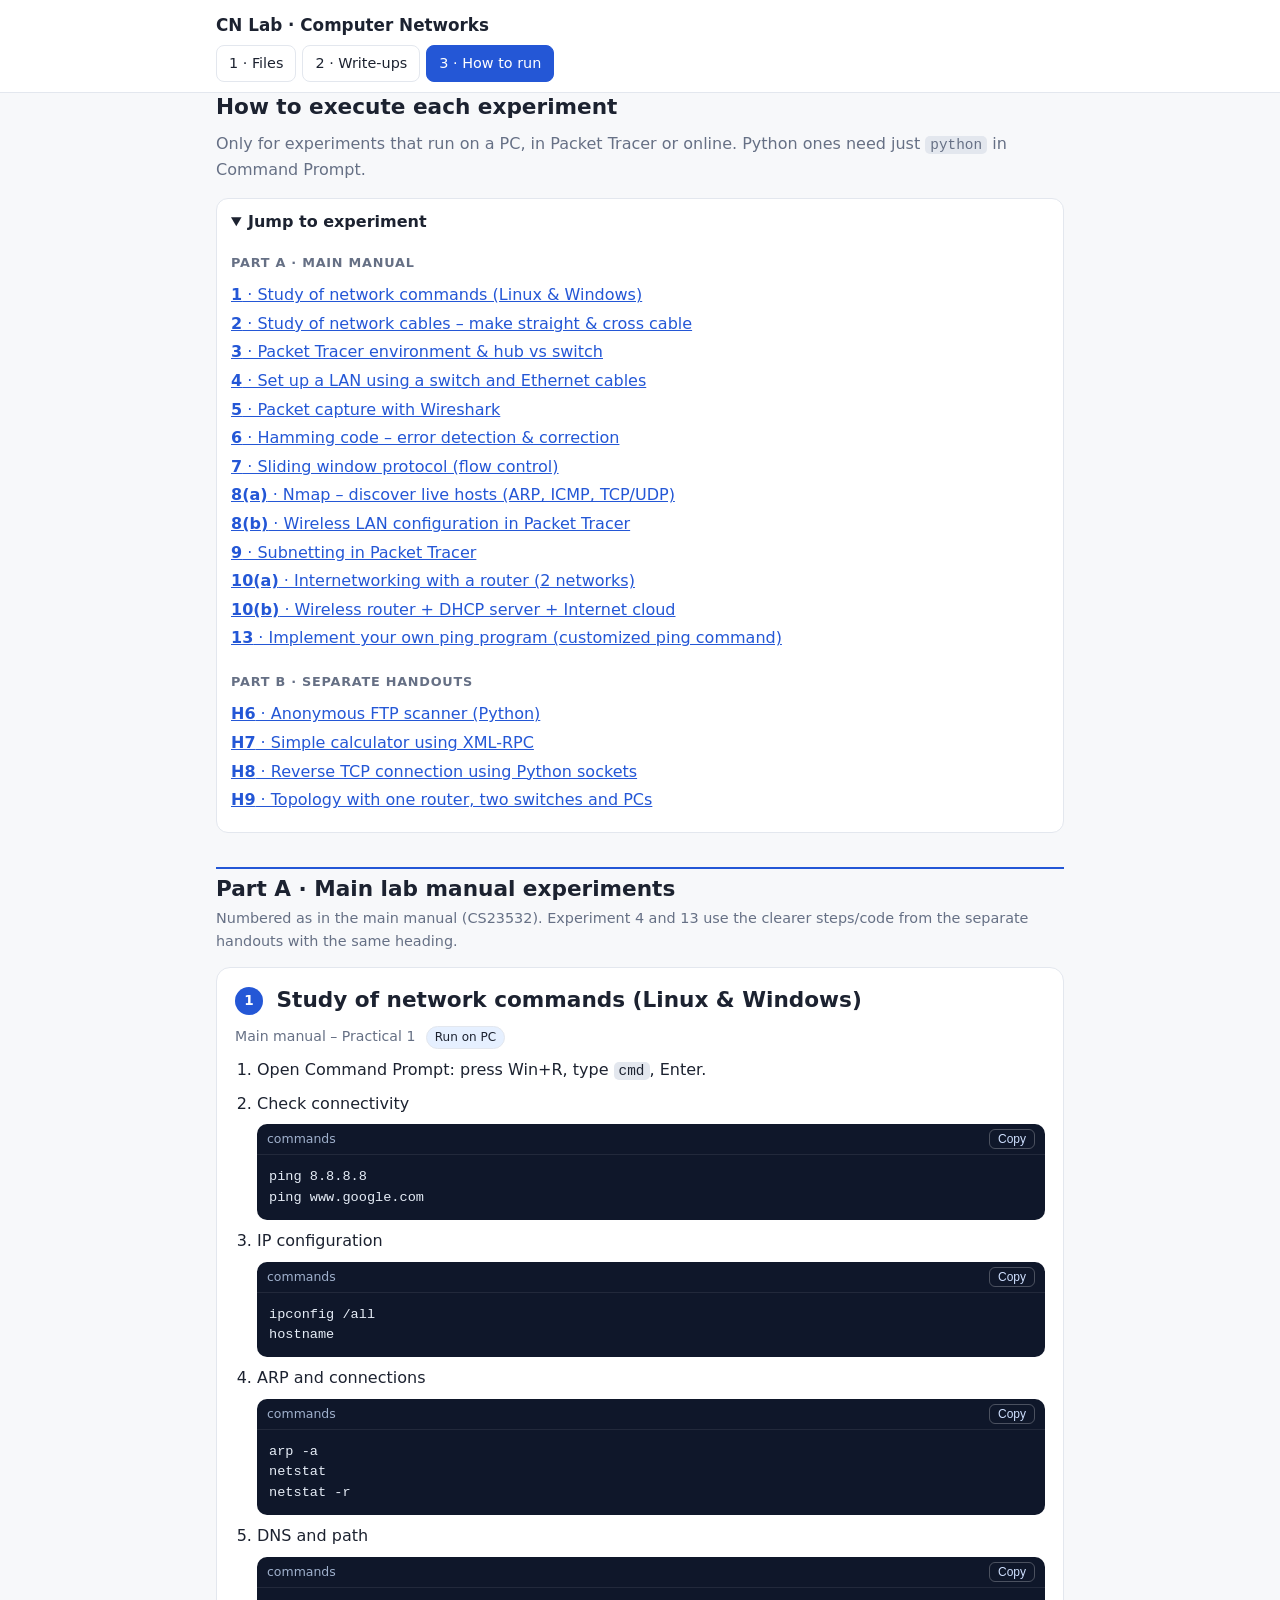
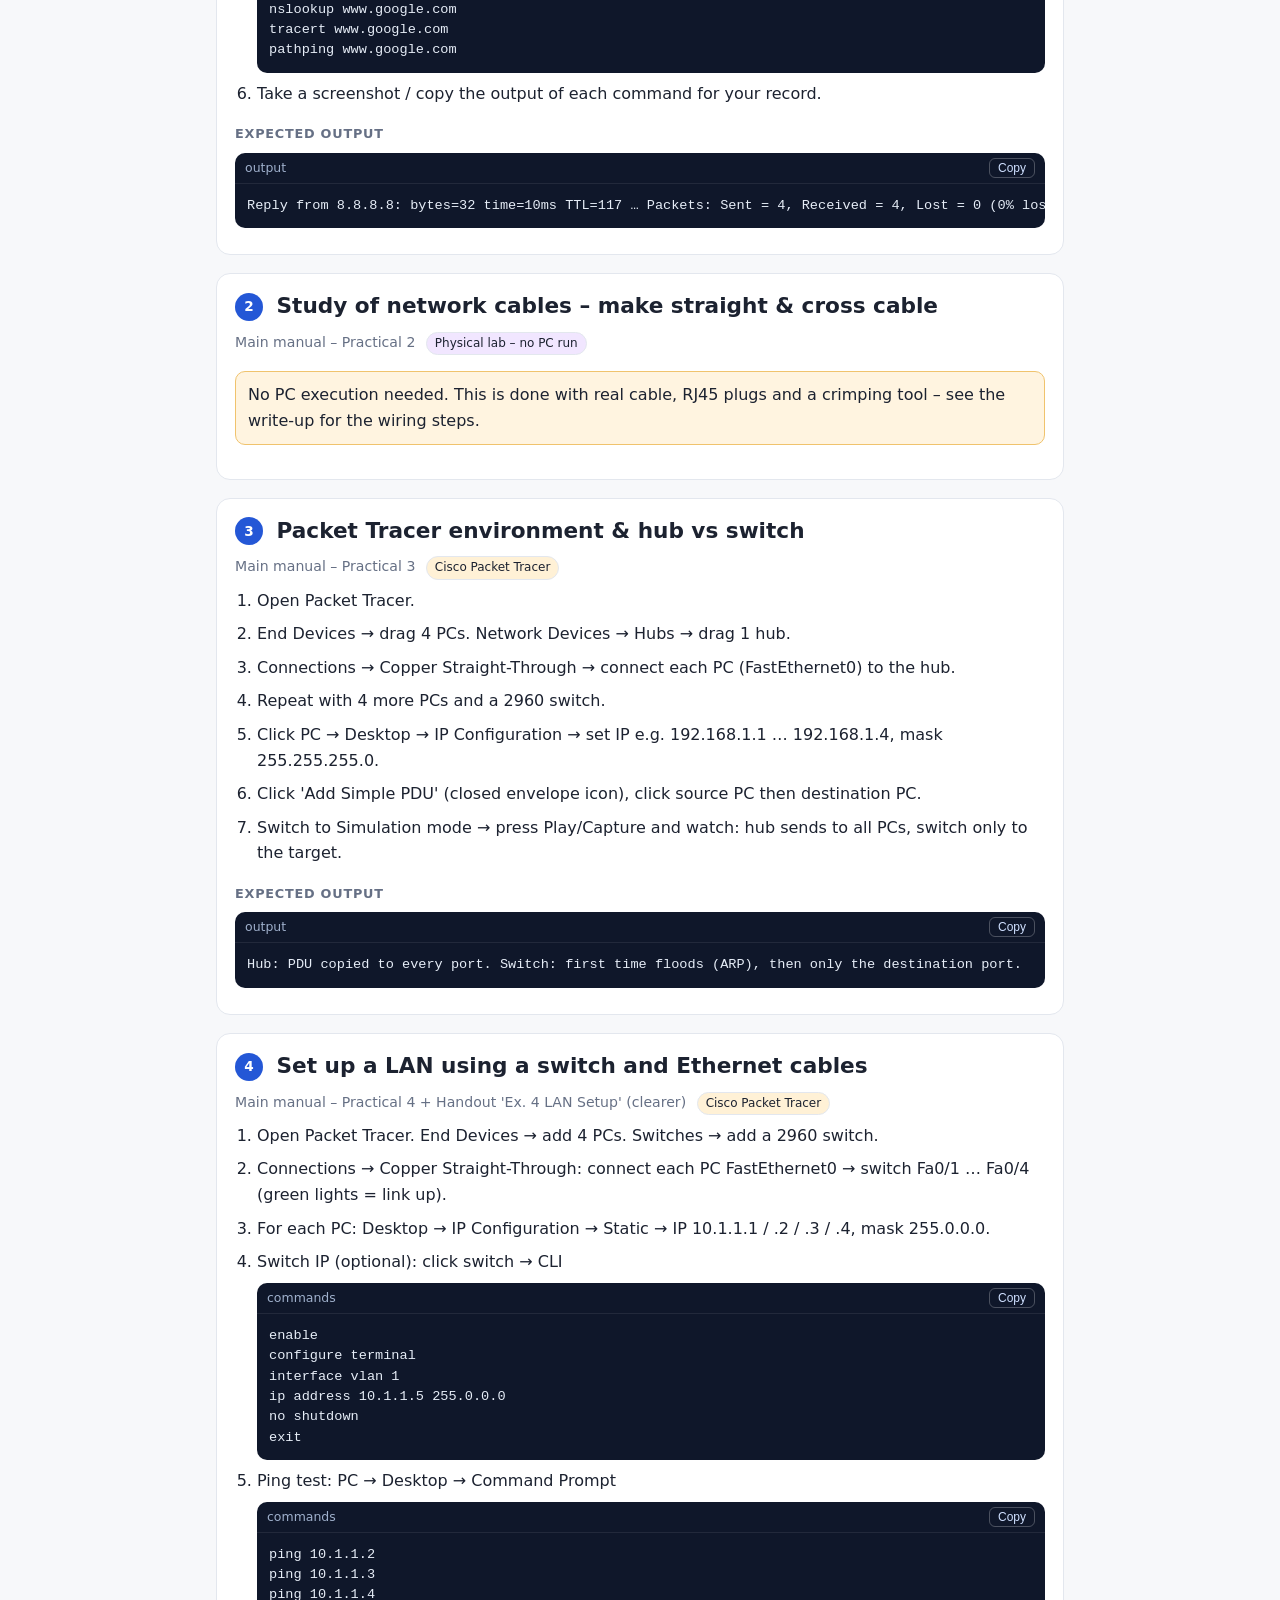
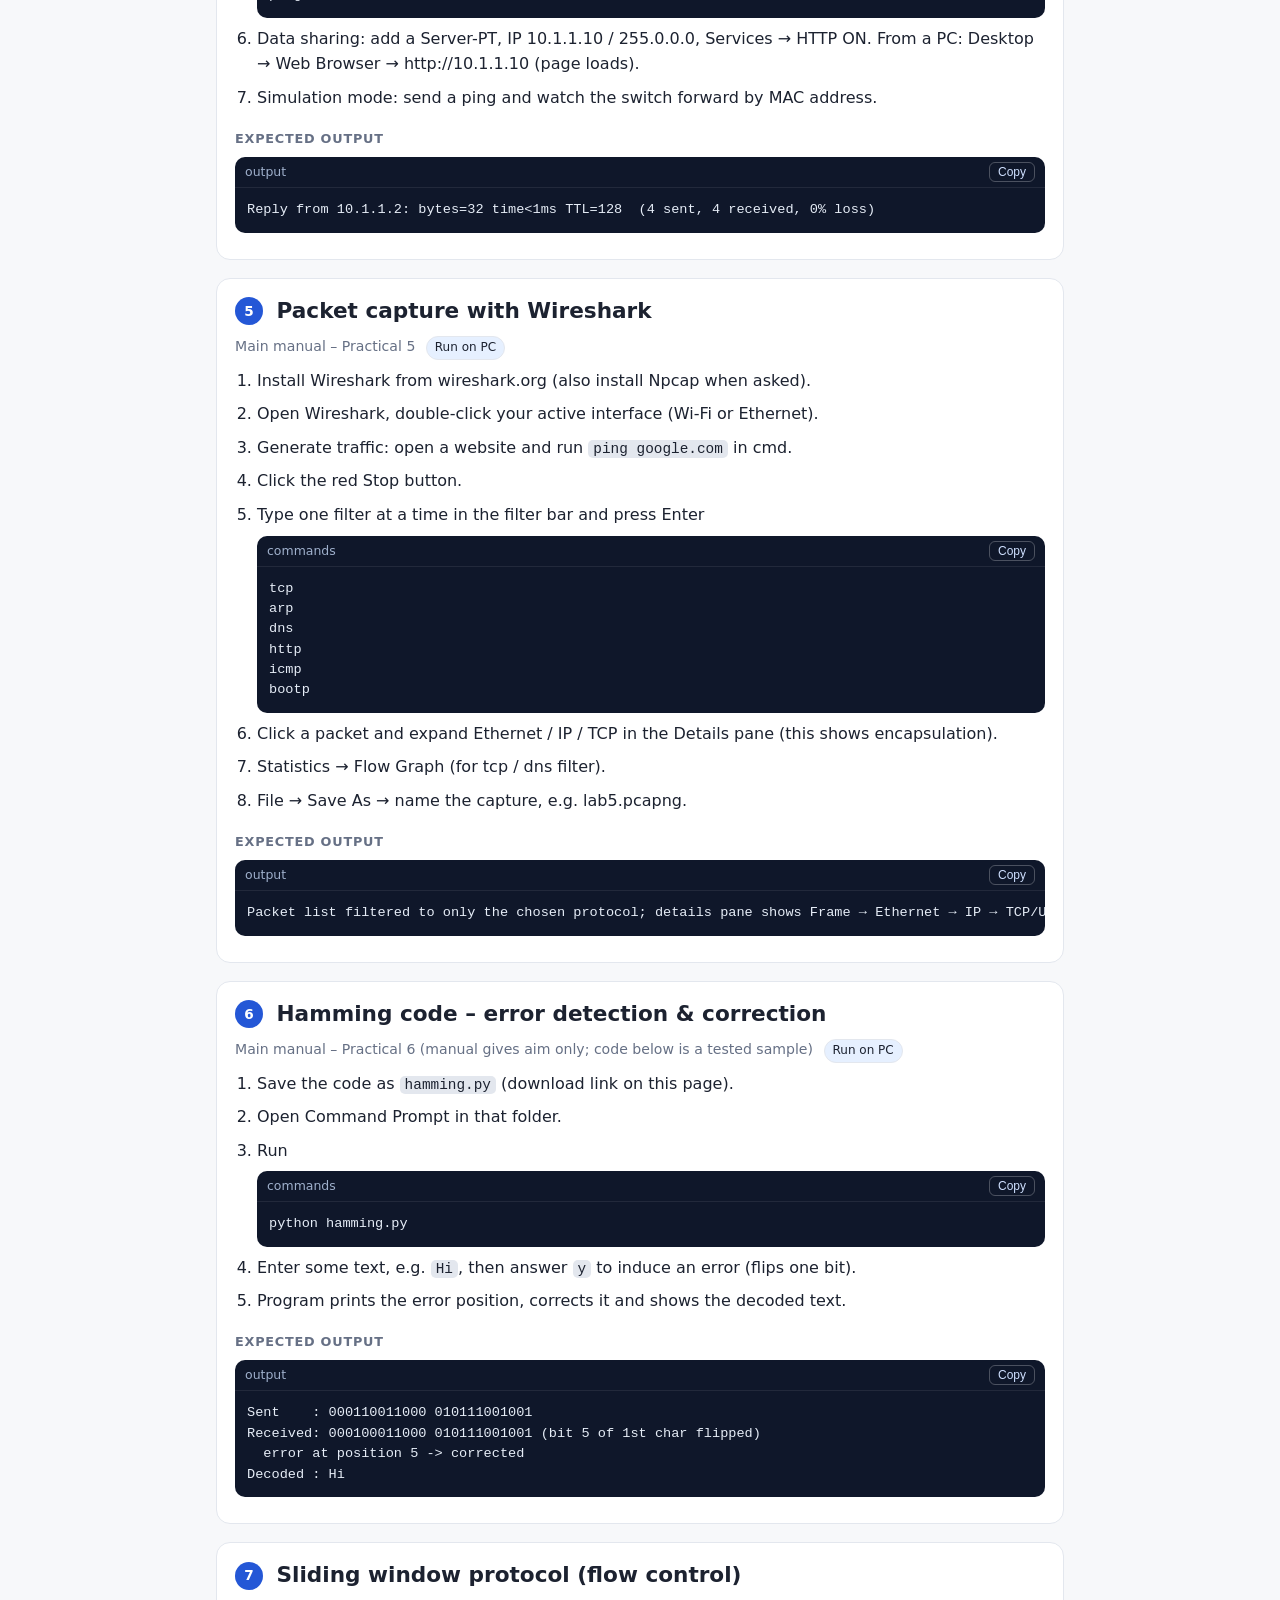
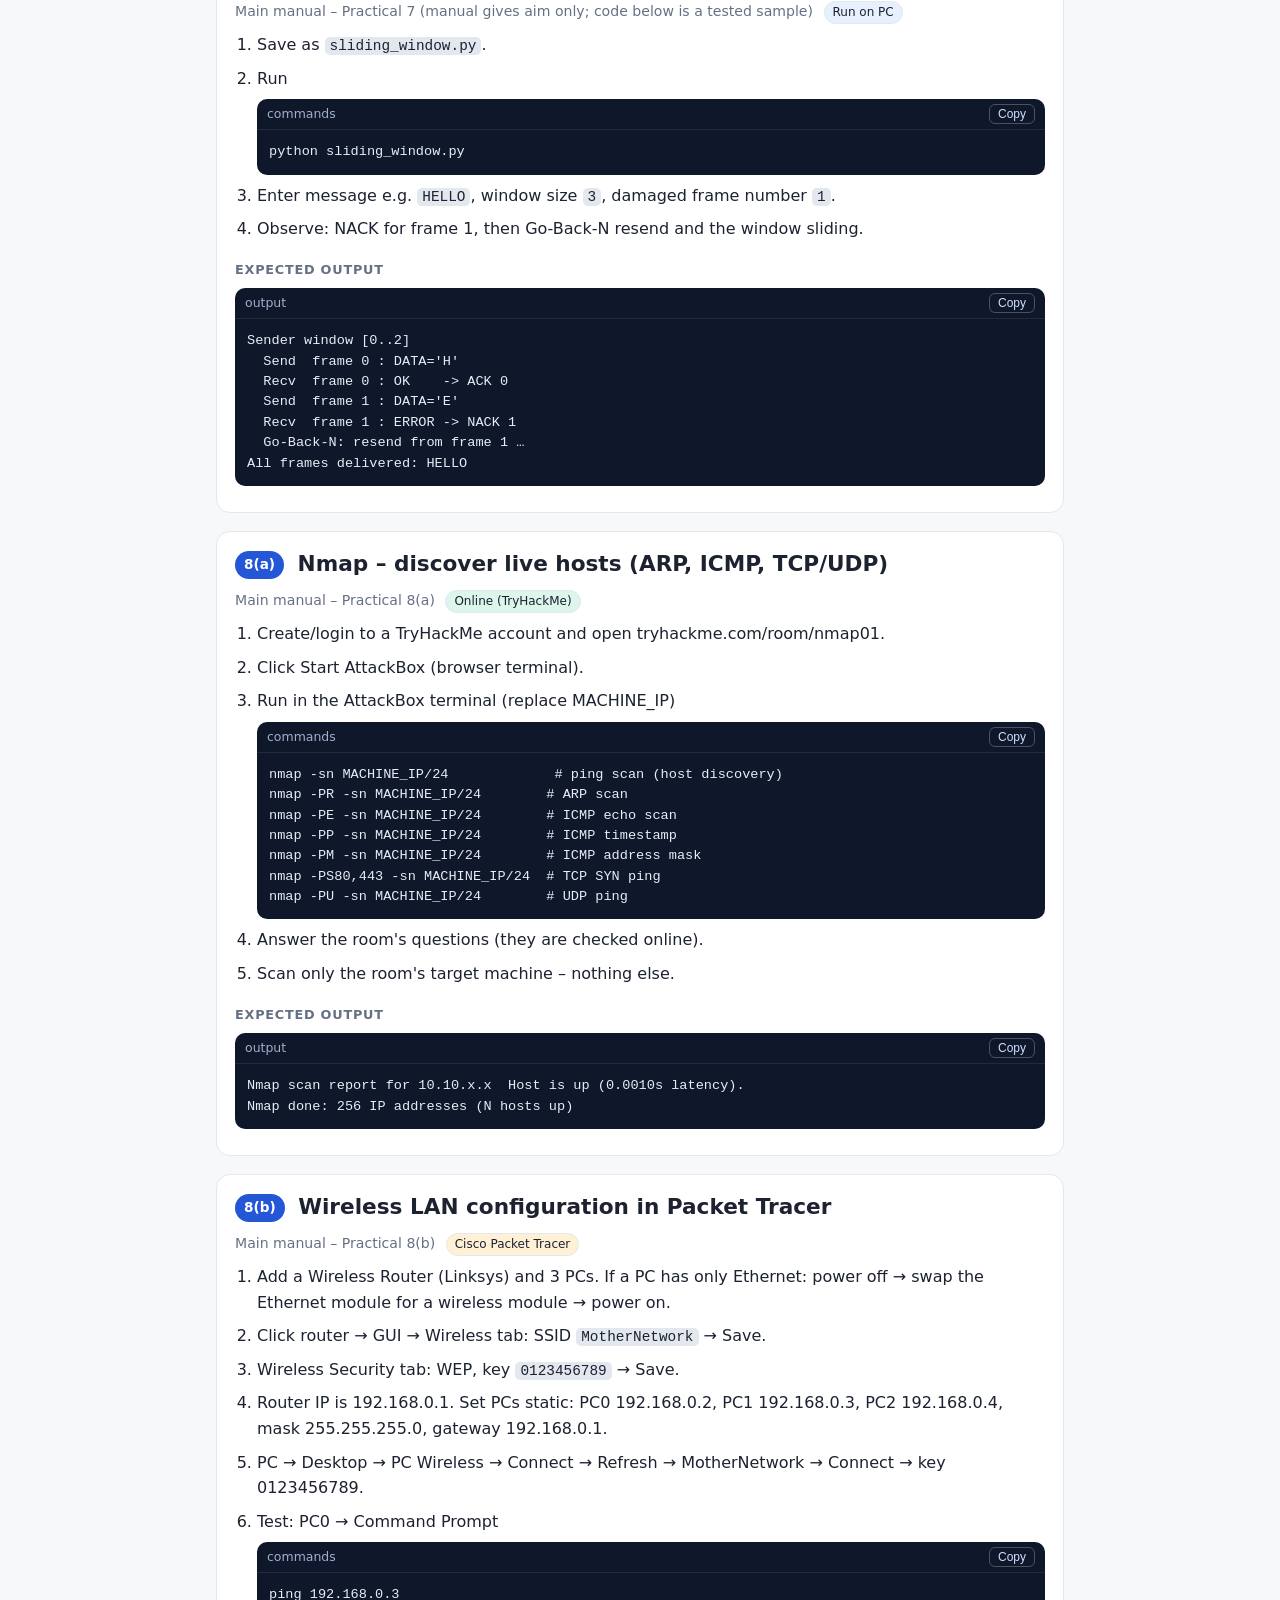
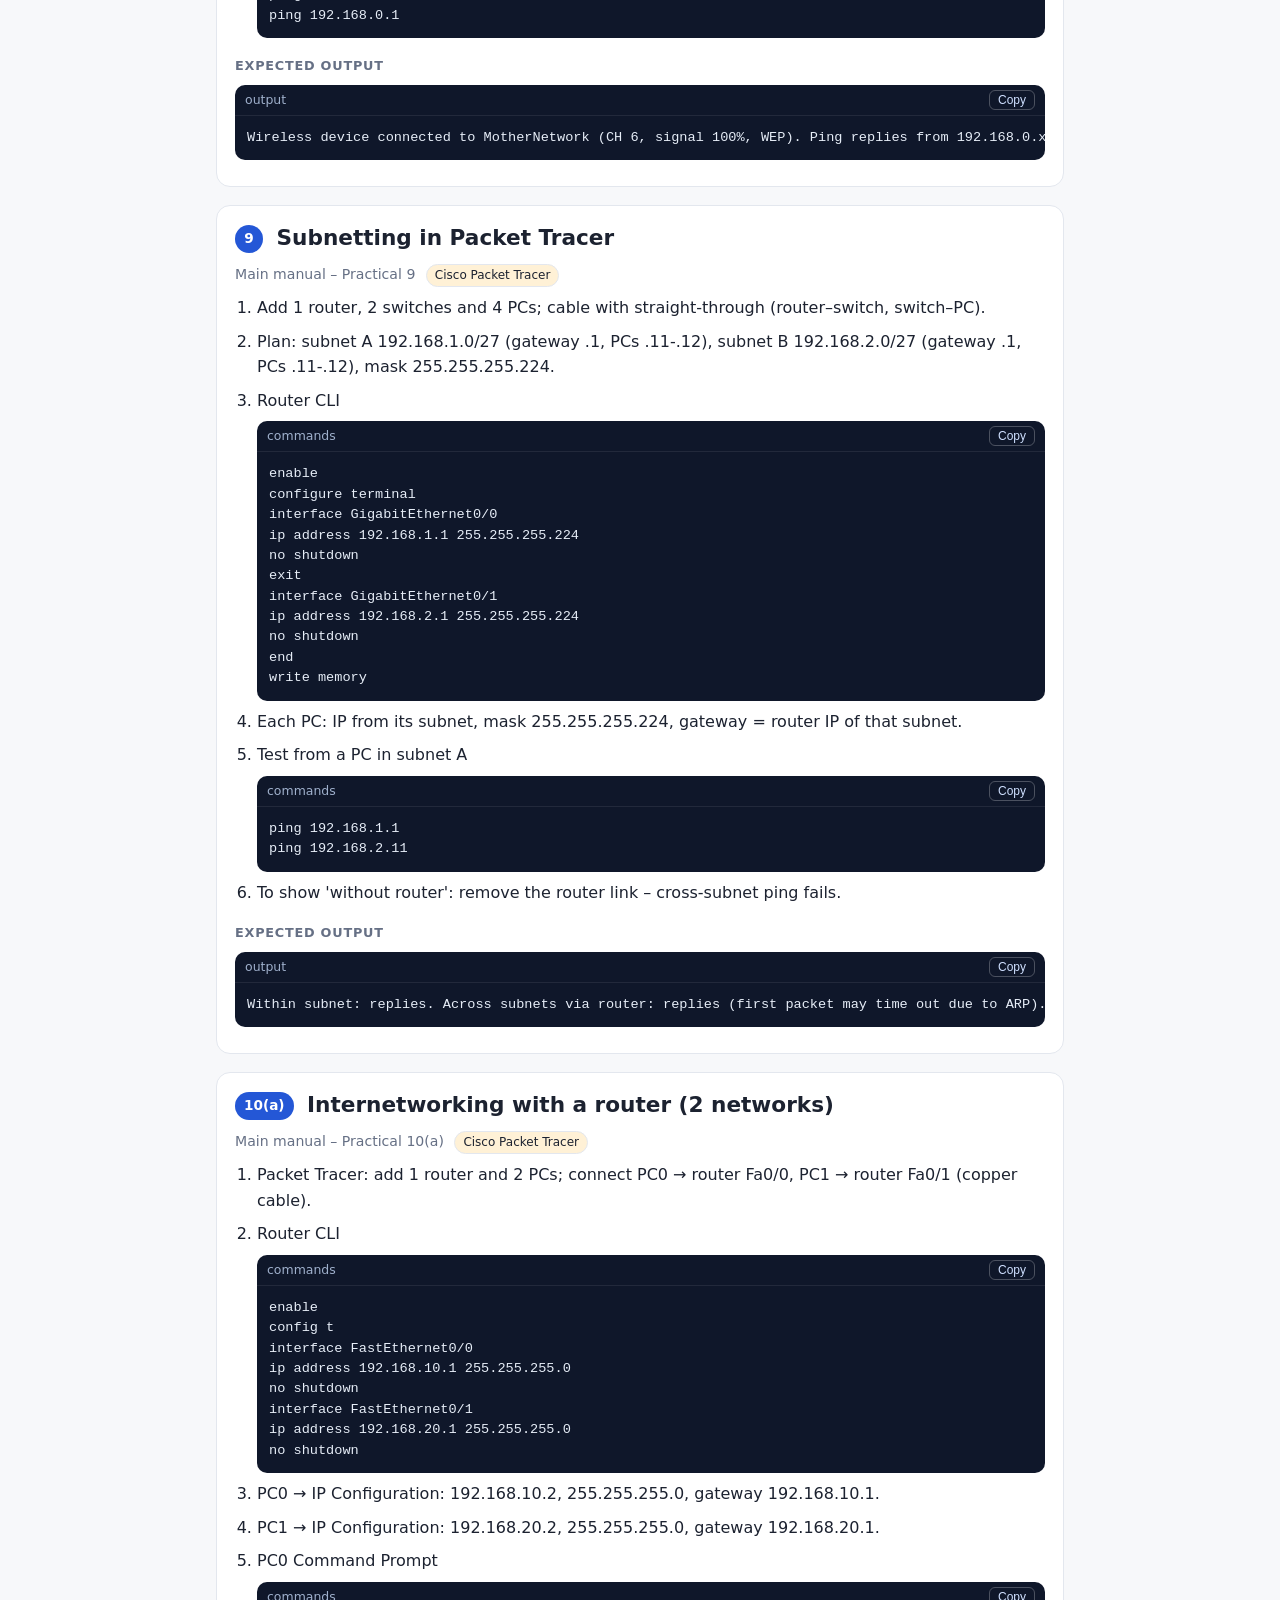
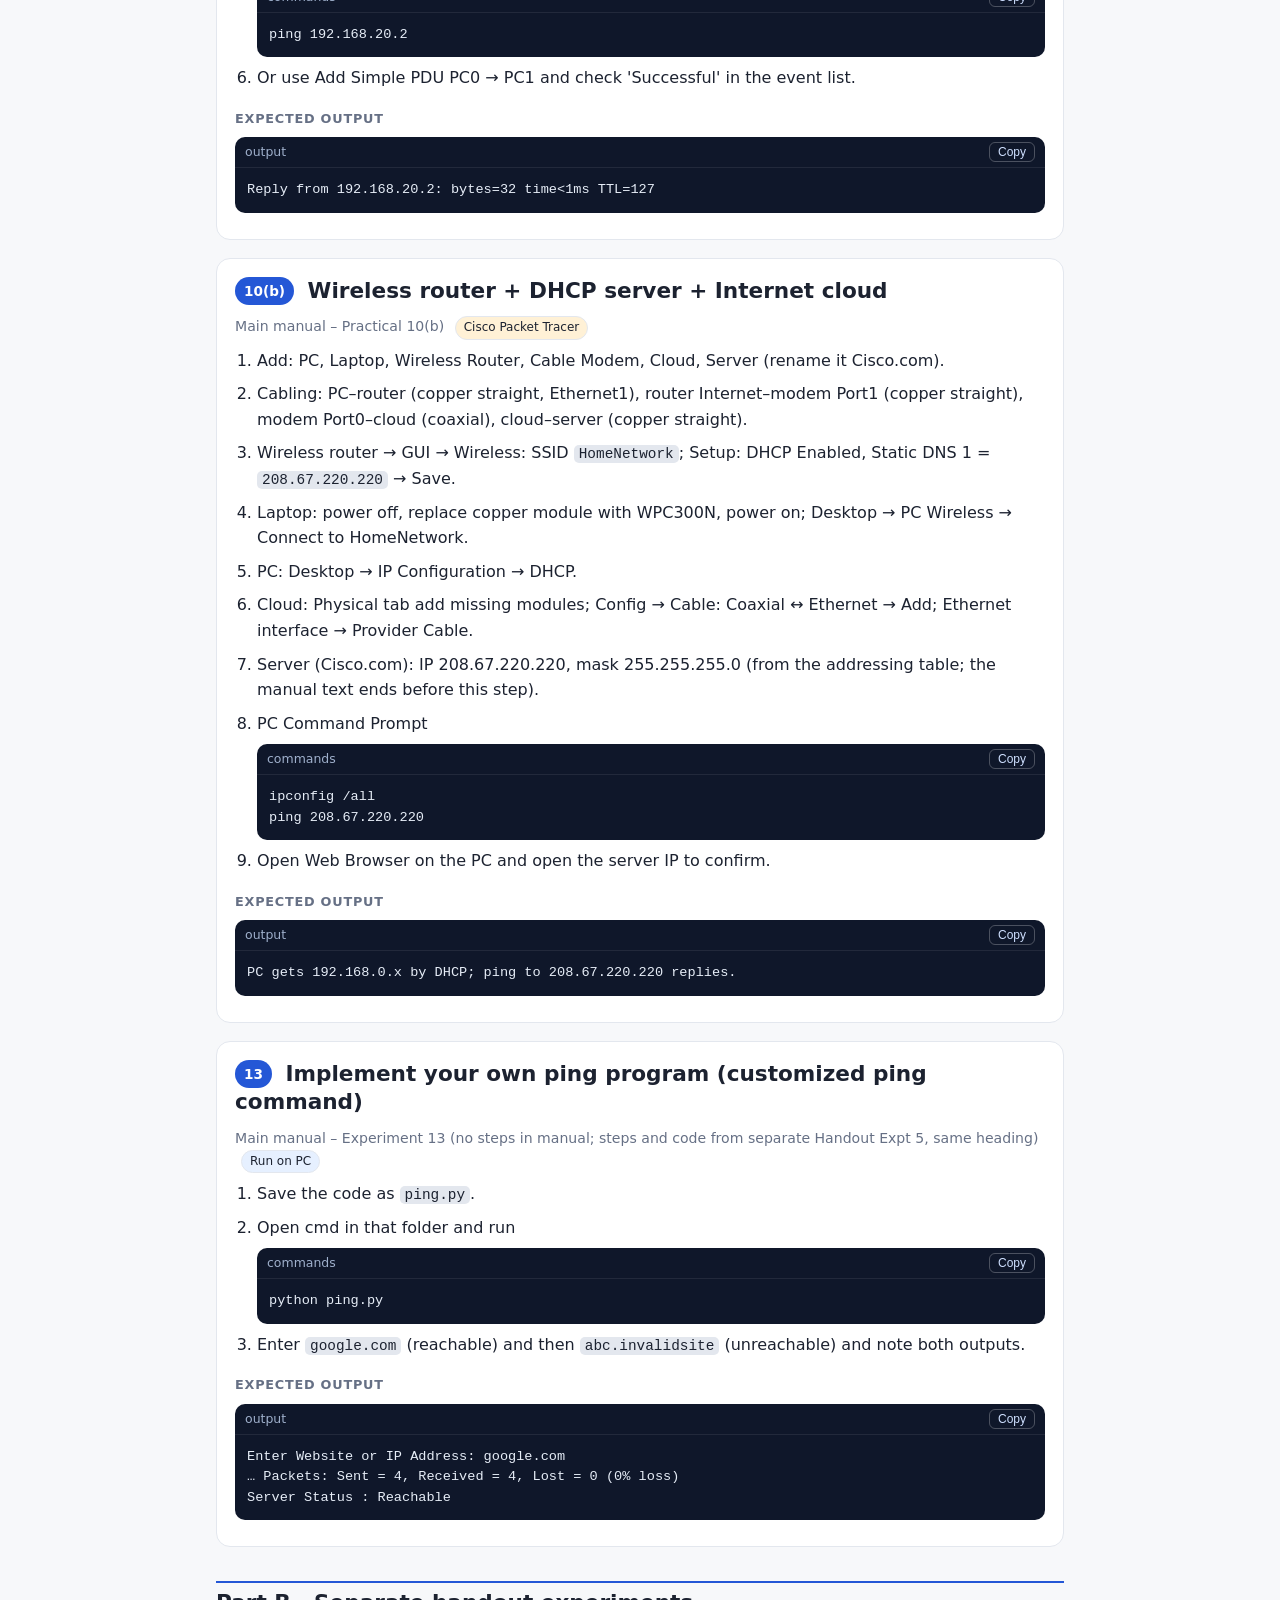
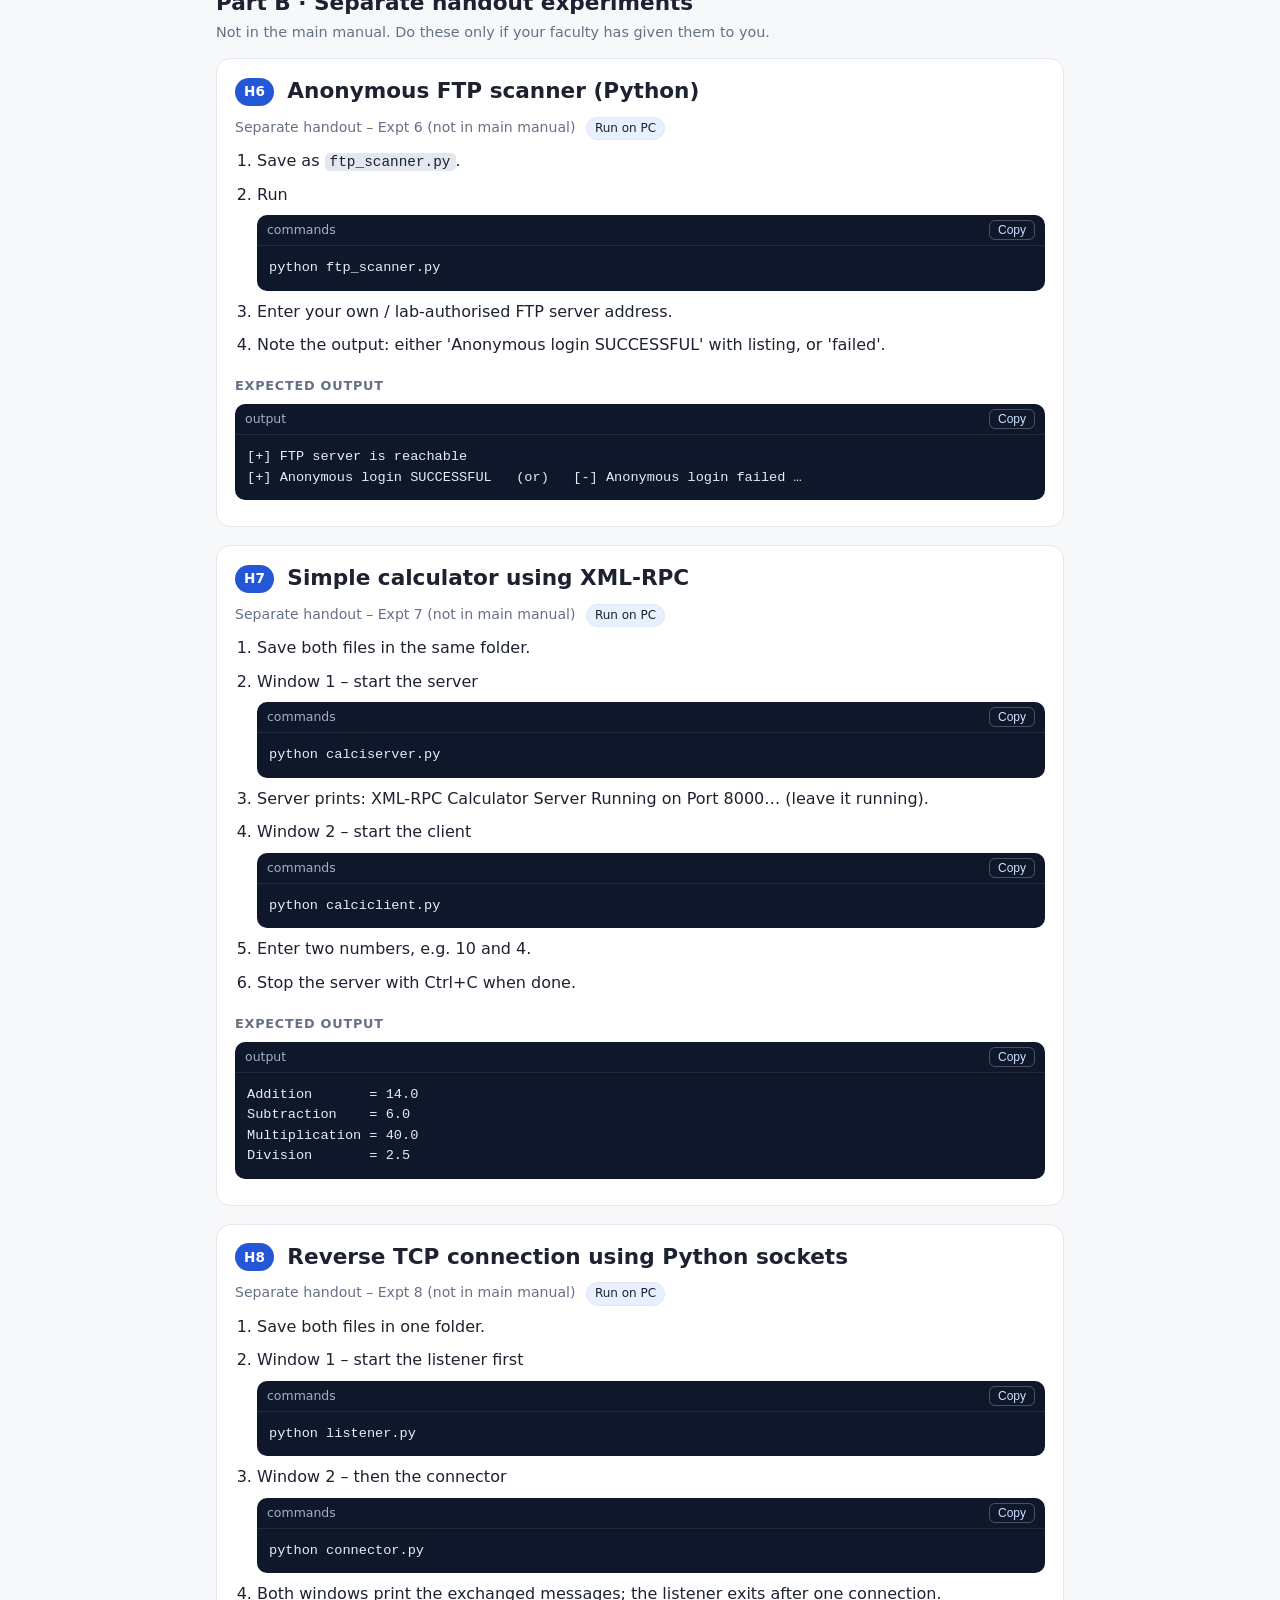
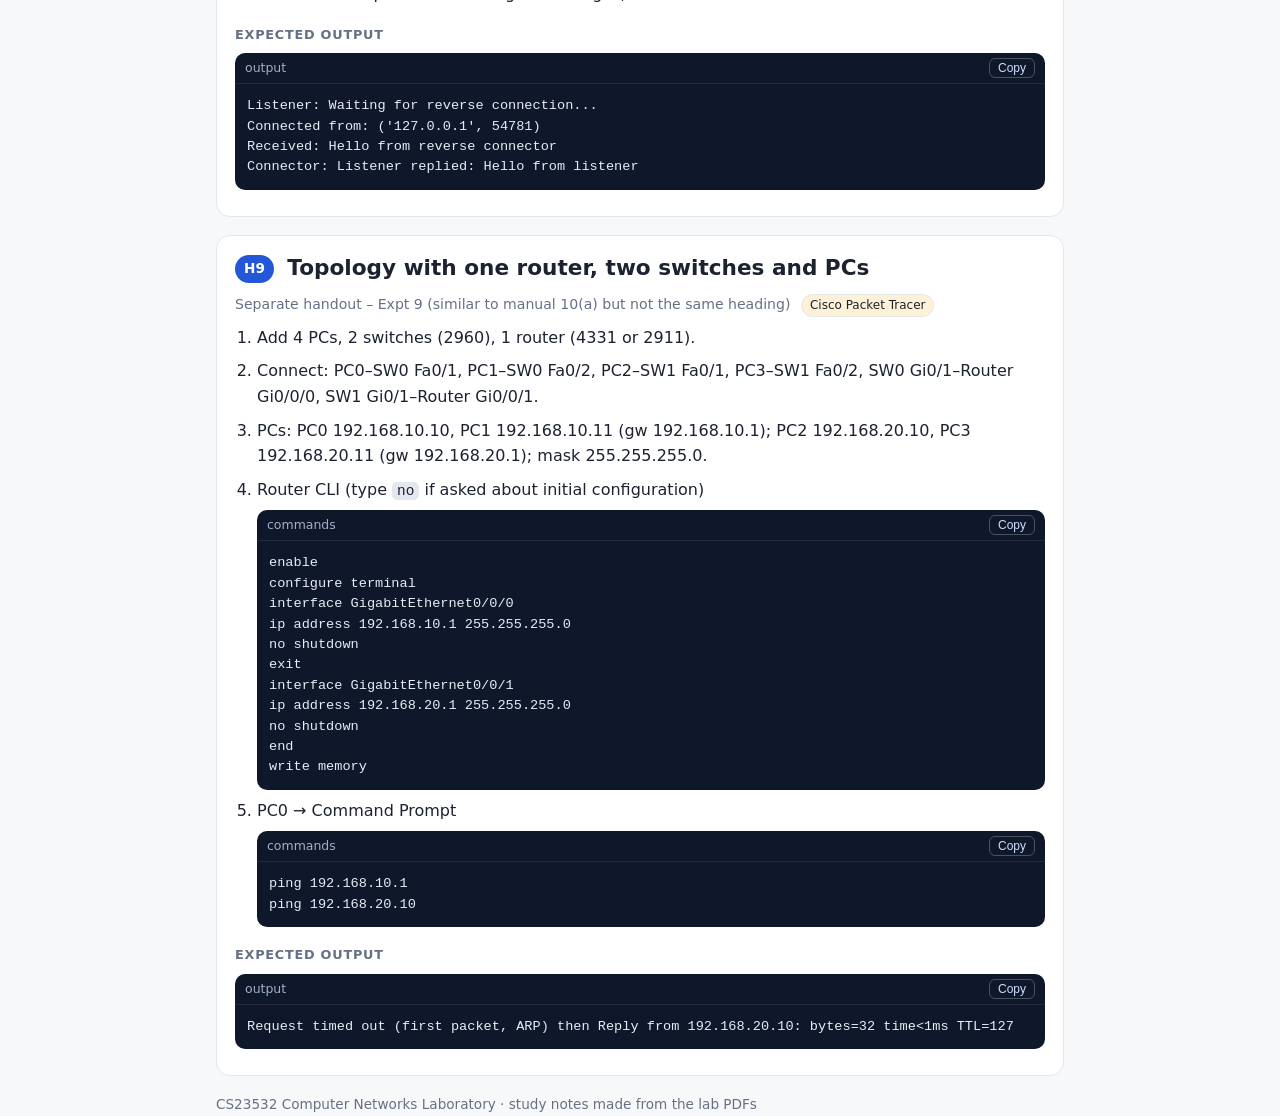
<file: steps.html>
<!doctype html>
<html lang="en"><head><meta charset="utf-8">
<meta name="viewport" content="width=device-width,initial-scale=1">
<title>CN Lab – How to run</title>
<meta name="description" content="Steps to execute each experiment on a PC">
<link rel="stylesheet" href="style.css">
</head><body>
<header><div class="wrap"><h1>CN Lab · Computer Networks</h1>
<nav><a href="index.html">1 · Files</a><a href="notes.html">2 · Write-ups</a><a href="steps.html" class=on>3 · How to run</a></nav></div></header>
<main class="wrap">

<section><h2>How to execute each experiment</h2>
<p class="lead">Only for experiments that run on a PC, in Packet Tracer or online. Python ones need just <code>python</code> in Command Prompt.</p>
<details open><summary>Jump to experiment</summary><h3>Part A · Main manual</h3><ol class='toc' style='list-style:none;padding:0'><li><a href="#m1"><b>1</b> · Study of network commands (Linux &amp; Windows)</a></li><li><a href="#m2"><b>2</b> · Study of network cables – make straight &amp; cross cable</a></li><li><a href="#m3"><b>3</b> · Packet Tracer environment &amp; hub vs switch</a></li><li><a href="#m4"><b>4</b> · Set up a LAN using a switch and Ethernet cables</a></li><li><a href="#m5"><b>5</b> · Packet capture with Wireshark</a></li><li><a href="#m6"><b>6</b> · Hamming code – error detection &amp; correction</a></li><li><a href="#m7"><b>7</b> · Sliding window protocol (flow control)</a></li><li><a href="#m8"><b>8(a)</b> · Nmap – discover live hosts (ARP, ICMP, TCP/UDP)</a></li><li><a href="#m9"><b>8(b)</b> · Wireless LAN configuration in Packet Tracer</a></li><li><a href="#m10"><b>9</b> · Subnetting in Packet Tracer</a></li><li><a href="#m11"><b>10(a)</b> · Internetworking with a router (2 networks)</a></li><li><a href="#m12"><b>10(b)</b> · Wireless router + DHCP server + Internet cloud</a></li><li><a href="#m13"><b>13</b> · Implement your own ping program (customized ping command)</a></li></ol><h3>Part B · Separate handouts</h3><ol class='toc' style='list-style:none;padding:0'><li><a href="#h6"><b>H6</b> · Anonymous FTP scanner (Python)</a></li><li><a href="#h7"><b>H7</b> · Simple calculator using XML-RPC</a></li><li><a href="#h8"><b>H8</b> · Reverse TCP connection using Python sockets</a></li><li><a href="#h9"><b>H9</b> · Topology with one router, two switches and PCs</a></li></ol></details>
</section>
<h2 class="sec">Part A · Main lab manual experiments</h2><p class="muted sec-note">Numbered as in the main manual (CS23532). Experiment 4 and 13 use the clearer steps/code from the separate handouts with the same heading.</p><article class="exp" id="m1"><h2><span class="num">1</span> Study of network commands (Linux &amp; Windows)</h2><p class="src">Main manual – Practical 1 <span class="tag k-pc">Run on PC</span></p><ol class='steps'><li>Open Command Prompt: press Win+R, type <code>cmd</code>, Enter.</li><li>Check connectivity<div class="code"><div class="code-h"><span>commands</span><button type="button" class="copy">Copy</button></div><pre>ping 8.8.8.8
ping www.google.com</pre></div></li><li>IP configuration<div class="code"><div class="code-h"><span>commands</span><button type="button" class="copy">Copy</button></div><pre>ipconfig /all
hostname</pre></div></li><li>ARP and connections<div class="code"><div class="code-h"><span>commands</span><button type="button" class="copy">Copy</button></div><pre>arp -a
netstat
netstat -r</pre></div></li><li>DNS and path<div class="code"><div class="code-h"><span>commands</span><button type="button" class="copy">Copy</button></div><pre>nslookup www.google.com
tracert www.google.com
pathping www.google.com</pre></div></li><li>Take a screenshot / copy the output of each command for your record.</li></ol><h3>Expected output</h3><div class="code"><div class="code-h"><span>output</span><button type="button" class="copy">Copy</button></div><pre>Reply from 8.8.8.8: bytes=32 time=10ms TTL=117 … Packets: Sent = 4, Received = 4, Lost = 0 (0% loss)</pre></div></article><article class="exp" id="m2"><h2><span class="num">2</span> Study of network cables – make straight &amp; cross cable</h2><p class="src">Main manual – Practical 2 <span class="tag k-ph">Physical lab – no PC run</span></p><p class="note">No PC execution needed. This is done with real cable, RJ45 plugs and a crimping tool – see the write-up for the wiring steps.</p></article><article class="exp" id="m3"><h2><span class="num">3</span> Packet Tracer environment &amp; hub vs switch</h2><p class="src">Main manual – Practical 3 <span class="tag k-pt">Cisco Packet Tracer</span></p><ol class='steps'><li>Open Packet Tracer.</li><li>End Devices → drag 4 PCs. Network Devices → Hubs → drag 1 hub.</li><li>Connections → Copper Straight-Through → connect each PC (FastEthernet0) to the hub.</li><li>Repeat with 4 more PCs and a 2960 switch.</li><li>Click PC → Desktop → IP Configuration → set IP e.g. 192.168.1.1 … 192.168.1.4, mask 255.255.255.0.</li><li>Click 'Add Simple PDU' (closed envelope icon), click source PC then destination PC.</li><li>Switch to Simulation mode → press Play/Capture and watch: hub sends to all PCs, switch only to the target.</li></ol><h3>Expected output</h3><div class="code"><div class="code-h"><span>output</span><button type="button" class="copy">Copy</button></div><pre>Hub: PDU copied to every port. Switch: first time floods (ARP), then only the destination port.</pre></div></article><article class="exp" id="m4"><h2><span class="num">4</span> Set up a LAN using a switch and Ethernet cables</h2><p class="src">Main manual – Practical 4  +  Handout &#x27;Ex. 4 LAN Setup&#x27; (clearer) <span class="tag k-pt">Cisco Packet Tracer</span></p><ol class='steps'><li>Open Packet Tracer. End Devices → add 4 PCs. Switches → add a 2960 switch.</li><li>Connections → Copper Straight-Through: connect each PC FastEthernet0 → switch Fa0/1 … Fa0/4 (green lights = link up).</li><li>For each PC: Desktop → IP Configuration → Static → IP 10.1.1.1 / .2 / .3 / .4, mask 255.0.0.0.</li><li>Switch IP (optional): click switch → CLI<div class="code"><div class="code-h"><span>commands</span><button type="button" class="copy">Copy</button></div><pre>enable
configure terminal
interface vlan 1
ip address 10.1.1.5 255.0.0.0
no shutdown
exit</pre></div></li><li>Ping test: PC → Desktop → Command Prompt<div class="code"><div class="code-h"><span>commands</span><button type="button" class="copy">Copy</button></div><pre>ping 10.1.1.2
ping 10.1.1.3
ping 10.1.1.4</pre></div></li><li>Data sharing: add a Server-PT, IP 10.1.1.10 / 255.0.0.0, Services → HTTP ON. From a PC: Desktop → Web Browser → http://10.1.1.10 (page loads).</li><li>Simulation mode: send a ping and watch the switch forward by MAC address.</li></ol><h3>Expected output</h3><div class="code"><div class="code-h"><span>output</span><button type="button" class="copy">Copy</button></div><pre>Reply from 10.1.1.2: bytes=32 time&lt;1ms TTL=128  (4 sent, 4 received, 0% loss)</pre></div></article><article class="exp" id="m5"><h2><span class="num">5</span> Packet capture with Wireshark</h2><p class="src">Main manual – Practical 5 <span class="tag k-pc">Run on PC</span></p><ol class='steps'><li>Install Wireshark from wireshark.org (also install Npcap when asked).</li><li>Open Wireshark, double-click your active interface (Wi-Fi or Ethernet).</li><li>Generate traffic: open a website and run <code>ping google.com</code> in cmd.</li><li>Click the red Stop button.</li><li>Type one filter at a time in the filter bar and press Enter<div class="code"><div class="code-h"><span>commands</span><button type="button" class="copy">Copy</button></div><pre>tcp
arp
dns
http
icmp
bootp</pre></div></li><li>Click a packet and expand Ethernet / IP / TCP in the Details pane (this shows encapsulation).</li><li>Statistics → Flow Graph (for tcp / dns filter).</li><li>File → Save As → name the capture, e.g. lab5.pcapng.</li></ol><h3>Expected output</h3><div class="code"><div class="code-h"><span>output</span><button type="button" class="copy">Copy</button></div><pre>Packet list filtered to only the chosen protocol; details pane shows Frame → Ethernet → IP → TCP/UDP → application layers.</pre></div></article><article class="exp" id="m6"><h2><span class="num">6</span> Hamming code – error detection &amp; correction</h2><p class="src">Main manual – Practical 6 (manual gives aim only; code below is a tested sample) <span class="tag k-pc">Run on PC</span></p><ol class='steps'><li>Save the code as <code>hamming.py</code> (download link on this page).</li><li>Open Command Prompt in that folder.</li><li>Run<div class="code"><div class="code-h"><span>commands</span><button type="button" class="copy">Copy</button></div><pre>python hamming.py</pre></div></li><li>Enter some text, e.g. <code>Hi</code>, then answer <code>y</code> to induce an error (flips one bit).</li><li>Program prints the error position, corrects it and shows the decoded text.</li></ol><h3>Expected output</h3><div class="code"><div class="code-h"><span>output</span><button type="button" class="copy">Copy</button></div><pre>Sent    : 000110011000 010111001001
Received: 000100011000 010111001001 (bit 5 of 1st char flipped)
  error at position 5 -&gt; corrected
Decoded : Hi</pre></div></article><article class="exp" id="m7"><h2><span class="num">7</span> Sliding window protocol (flow control)</h2><p class="src">Main manual – Practical 7 (manual gives aim only; code below is a tested sample) <span class="tag k-pc">Run on PC</span></p><ol class='steps'><li>Save as <code>sliding_window.py</code>.</li><li>Run<div class="code"><div class="code-h"><span>commands</span><button type="button" class="copy">Copy</button></div><pre>python sliding_window.py</pre></div></li><li>Enter message e.g. <code>HELLO</code>, window size <code>3</code>, damaged frame number <code>1</code>.</li><li>Observe: NACK for frame 1, then Go-Back-N resend and the window sliding.</li></ol><h3>Expected output</h3><div class="code"><div class="code-h"><span>output</span><button type="button" class="copy">Copy</button></div><pre>Sender window [0..2]
  Send  frame 0 : DATA=&#x27;H&#x27;
  Recv  frame 0 : OK    -&gt; ACK 0
  Send  frame 1 : DATA=&#x27;E&#x27;
  Recv  frame 1 : ERROR -&gt; NACK 1
  Go-Back-N: resend from frame 1 …
All frames delivered: HELLO</pre></div></article><article class="exp" id="m8"><h2><span class="num">8(a)</span> Nmap – discover live hosts (ARP, ICMP, TCP/UDP)</h2><p class="src">Main manual – Practical 8(a) <span class="tag k-on">Online (TryHackMe)</span></p><ol class='steps'><li>Create/login to a TryHackMe account and open tryhackme.com/room/nmap01.</li><li>Click Start AttackBox (browser terminal).</li><li>Run in the AttackBox terminal (replace MACHINE_IP)<div class="code"><div class="code-h"><span>commands</span><button type="button" class="copy">Copy</button></div><pre>nmap -sn MACHINE_IP/24             # ping scan (host discovery)
nmap -PR -sn MACHINE_IP/24        # ARP scan
nmap -PE -sn MACHINE_IP/24        # ICMP echo scan
nmap -PP -sn MACHINE_IP/24        # ICMP timestamp
nmap -PM -sn MACHINE_IP/24        # ICMP address mask
nmap -PS80,443 -sn MACHINE_IP/24  # TCP SYN ping
nmap -PU -sn MACHINE_IP/24        # UDP ping</pre></div></li><li>Answer the room's questions (they are checked online).</li><li>Scan only the room's target machine – nothing else.</li></ol><h3>Expected output</h3><div class="code"><div class="code-h"><span>output</span><button type="button" class="copy">Copy</button></div><pre>Nmap scan report for 10.10.x.x  Host is up (0.0010s latency).
Nmap done: 256 IP addresses (N hosts up)</pre></div></article><article class="exp" id="m9"><h2><span class="num">8(b)</span> Wireless LAN configuration in Packet Tracer</h2><p class="src">Main manual – Practical 8(b) <span class="tag k-pt">Cisco Packet Tracer</span></p><ol class='steps'><li>Add a Wireless Router (Linksys) and 3 PCs. If a PC has only Ethernet: power off → swap the Ethernet module for a wireless module → power on.</li><li>Click router → GUI → Wireless tab: SSID <code>MotherNetwork</code> → Save.</li><li>Wireless Security tab: WEP, key <code>0123456789</code> → Save.</li><li>Router IP is 192.168.0.1. Set PCs static: PC0 192.168.0.2, PC1 192.168.0.3, PC2 192.168.0.4, mask 255.255.255.0, gateway 192.168.0.1.</li><li>PC → Desktop → PC Wireless → Connect → Refresh → MotherNetwork → Connect → key 0123456789.</li><li>Test: PC0 → Command Prompt<div class="code"><div class="code-h"><span>commands</span><button type="button" class="copy">Copy</button></div><pre>ping 192.168.0.3
ping 192.168.0.1</pre></div></li></ol><h3>Expected output</h3><div class="code"><div class="code-h"><span>output</span><button type="button" class="copy">Copy</button></div><pre>Wireless device connected to MotherNetwork (CH 6, signal 100%, WEP). Ping replies from 192.168.0.x.</pre></div></article><article class="exp" id="m10"><h2><span class="num">9</span> Subnetting in Packet Tracer</h2><p class="src">Main manual – Practical 9 <span class="tag k-pt">Cisco Packet Tracer</span></p><ol class='steps'><li>Add 1 router, 2 switches and 4 PCs; cable with straight-through (router–switch, switch–PC).</li><li>Plan: subnet A 192.168.1.0/27 (gateway .1, PCs .11-.12), subnet B 192.168.2.0/27 (gateway .1, PCs .11-.12), mask 255.255.255.224.</li><li>Router CLI<div class="code"><div class="code-h"><span>commands</span><button type="button" class="copy">Copy</button></div><pre>enable
configure terminal
interface GigabitEthernet0/0
ip address 192.168.1.1 255.255.255.224
no shutdown
exit
interface GigabitEthernet0/1
ip address 192.168.2.1 255.255.255.224
no shutdown
end
write memory</pre></div></li><li>Each PC: IP from its subnet, mask 255.255.255.224, gateway = router IP of that subnet.</li><li>Test from a PC in subnet A<div class="code"><div class="code-h"><span>commands</span><button type="button" class="copy">Copy</button></div><pre>ping 192.168.1.1
ping 192.168.2.11</pre></div></li><li>To show 'without router': remove the router link – cross-subnet ping fails.</li></ol><h3>Expected output</h3><div class="code"><div class="code-h"><span>output</span><button type="button" class="copy">Copy</button></div><pre>Within subnet: replies. Across subnets via router: replies (first packet may time out due to ARP). Without router: Request timed out.</pre></div></article><article class="exp" id="m11"><h2><span class="num">10(a)</span> Internetworking with a router (2 networks)</h2><p class="src">Main manual – Practical 10(a) <span class="tag k-pt">Cisco Packet Tracer</span></p><ol class='steps'><li>Packet Tracer: add 1 router and 2 PCs; connect PC0 → router Fa0/0, PC1 → router Fa0/1 (copper cable).</li><li>Router CLI<div class="code"><div class="code-h"><span>commands</span><button type="button" class="copy">Copy</button></div><pre>enable
config t
interface FastEthernet0/0
ip address 192.168.10.1 255.255.255.0
no shutdown
interface FastEthernet0/1
ip address 192.168.20.1 255.255.255.0
no shutdown</pre></div></li><li>PC0 → IP Configuration: 192.168.10.2, 255.255.255.0, gateway 192.168.10.1.</li><li>PC1 → IP Configuration: 192.168.20.2, 255.255.255.0, gateway 192.168.20.1.</li><li>PC0 Command Prompt<div class="code"><div class="code-h"><span>commands</span><button type="button" class="copy">Copy</button></div><pre>ping 192.168.20.2</pre></div></li><li>Or use Add Simple PDU PC0 → PC1 and check 'Successful' in the event list.</li></ol><h3>Expected output</h3><div class="code"><div class="code-h"><span>output</span><button type="button" class="copy">Copy</button></div><pre>Reply from 192.168.20.2: bytes=32 time&lt;1ms TTL=127</pre></div></article><article class="exp" id="m12"><h2><span class="num">10(b)</span> Wireless router + DHCP server + Internet cloud</h2><p class="src">Main manual – Practical 10(b) <span class="tag k-pt">Cisco Packet Tracer</span></p><ol class='steps'><li>Add: PC, Laptop, Wireless Router, Cable Modem, Cloud, Server (rename it Cisco.com).</li><li>Cabling: PC–router (copper straight, Ethernet1), router Internet–modem Port1 (copper straight), modem Port0–cloud (coaxial), cloud–server (copper straight).</li><li>Wireless router → GUI → Wireless: SSID <code>HomeNetwork</code>; Setup: DHCP Enabled, Static DNS 1 = <code>208.67.220.220</code> → Save.</li><li>Laptop: power off, replace copper module with WPC300N, power on; Desktop → PC Wireless → Connect to HomeNetwork.</li><li>PC: Desktop → IP Configuration → DHCP.</li><li>Cloud: Physical tab add missing modules; Config → Cable: Coaxial ↔ Ethernet → Add; Ethernet interface → Provider Cable.</li><li>Server (Cisco.com): IP 208.67.220.220, mask 255.255.255.0 (from the addressing table; the manual text ends before this step).</li><li>PC Command Prompt<div class="code"><div class="code-h"><span>commands</span><button type="button" class="copy">Copy</button></div><pre>ipconfig /all
ping 208.67.220.220</pre></div></li><li>Open Web Browser on the PC and open the server IP to confirm.</li></ol><h3>Expected output</h3><div class="code"><div class="code-h"><span>output</span><button type="button" class="copy">Copy</button></div><pre>PC gets 192.168.0.x by DHCP; ping to 208.67.220.220 replies.</pre></div></article><article class="exp" id="m13"><h2><span class="num">13</span> Implement your own ping program (customized ping command)</h2><p class="src">Main manual – Experiment 13 (no steps in manual; steps and code from separate Handout Expt 5, same heading) <span class="tag k-pc">Run on PC</span></p><ol class='steps'><li>Save the code as <code>ping.py</code>.</li><li>Open cmd in that folder and run<div class="code"><div class="code-h"><span>commands</span><button type="button" class="copy">Copy</button></div><pre>python ping.py</pre></div></li><li>Enter <code>google.com</code> (reachable) and then <code>abc.invalidsite</code> (unreachable) and note both outputs.</li></ol><h3>Expected output</h3><div class="code"><div class="code-h"><span>output</span><button type="button" class="copy">Copy</button></div><pre>Enter Website or IP Address: google.com
… Packets: Sent = 4, Received = 4, Lost = 0 (0% loss)
Server Status : Reachable</pre></div></article><h2 class="sec">Part B · Separate handout experiments</h2><p class="muted sec-note">Not in the main manual. Do these only if your faculty has given them to you.</p><article class="exp" id="h6"><h2><span class="num">H6</span> Anonymous FTP scanner (Python)</h2><p class="src">Separate handout – Expt 6 (not in main manual) <span class="tag k-pc">Run on PC</span></p><ol class='steps'><li>Save as <code>ftp_scanner.py</code>.</li><li>Run<div class="code"><div class="code-h"><span>commands</span><button type="button" class="copy">Copy</button></div><pre>python ftp_scanner.py</pre></div></li><li>Enter your own / lab-authorised FTP server address.</li><li>Note the output: either 'Anonymous login SUCCESSFUL' with listing, or 'failed'.</li></ol><h3>Expected output</h3><div class="code"><div class="code-h"><span>output</span><button type="button" class="copy">Copy</button></div><pre>[+] FTP server is reachable
[+] Anonymous login SUCCESSFUL   (or)   [-] Anonymous login failed …</pre></div></article><article class="exp" id="h7"><h2><span class="num">H7</span> Simple calculator using XML-RPC</h2><p class="src">Separate handout – Expt 7 (not in main manual) <span class="tag k-pc">Run on PC</span></p><ol class='steps'><li>Save both files in the same folder.</li><li>Window 1 – start the server<div class="code"><div class="code-h"><span>commands</span><button type="button" class="copy">Copy</button></div><pre>python calciserver.py</pre></div></li><li>Server prints: XML-RPC Calculator Server Running on Port 8000… (leave it running).</li><li>Window 2 – start the client<div class="code"><div class="code-h"><span>commands</span><button type="button" class="copy">Copy</button></div><pre>python calciclient.py</pre></div></li><li>Enter two numbers, e.g. 10 and 4.</li><li>Stop the server with Ctrl+C when done.</li></ol><h3>Expected output</h3><div class="code"><div class="code-h"><span>output</span><button type="button" class="copy">Copy</button></div><pre>Addition       = 14.0
Subtraction    = 6.0
Multiplication = 40.0
Division       = 2.5</pre></div></article><article class="exp" id="h8"><h2><span class="num">H8</span> Reverse TCP connection using Python sockets</h2><p class="src">Separate handout – Expt 8 (not in main manual) <span class="tag k-pc">Run on PC</span></p><ol class='steps'><li>Save both files in one folder.</li><li>Window 1 – start the listener first<div class="code"><div class="code-h"><span>commands</span><button type="button" class="copy">Copy</button></div><pre>python listener.py</pre></div></li><li>Window 2 – then the connector<div class="code"><div class="code-h"><span>commands</span><button type="button" class="copy">Copy</button></div><pre>python connector.py</pre></div></li><li>Both windows print the exchanged messages; the listener exits after one connection.</li></ol><h3>Expected output</h3><div class="code"><div class="code-h"><span>output</span><button type="button" class="copy">Copy</button></div><pre>Listener: Waiting for reverse connection...
Connected from: (&#x27;127.0.0.1&#x27;, 54781)
Received: Hello from reverse connector
Connector: Listener replied: Hello from listener</pre></div></article><article class="exp" id="h9"><h2><span class="num">H9</span> Topology with one router, two switches and PCs</h2><p class="src">Separate handout – Expt 9 (similar to manual 10(a) but not the same heading) <span class="tag k-pt">Cisco Packet Tracer</span></p><ol class='steps'><li>Add 4 PCs, 2 switches (2960), 1 router (4331 or 2911).</li><li>Connect: PC0–SW0 Fa0/1, PC1–SW0 Fa0/2, PC2–SW1 Fa0/1, PC3–SW1 Fa0/2, SW0 Gi0/1–Router Gi0/0/0, SW1 Gi0/1–Router Gi0/0/1.</li><li>PCs: PC0 192.168.10.10, PC1 192.168.10.11 (gw 192.168.10.1); PC2 192.168.20.10, PC3 192.168.20.11 (gw 192.168.20.1); mask 255.255.255.0.</li><li>Router CLI (type <code>no</code> if asked about initial configuration)<div class="code"><div class="code-h"><span>commands</span><button type="button" class="copy">Copy</button></div><pre>enable
configure terminal
interface GigabitEthernet0/0/0
ip address 192.168.10.1 255.255.255.0
no shutdown
exit
interface GigabitEthernet0/0/1
ip address 192.168.20.1 255.255.255.0
no shutdown
end
write memory</pre></div></li><li>PC0 → Command Prompt<div class="code"><div class="code-h"><span>commands</span><button type="button" class="copy">Copy</button></div><pre>ping 192.168.10.1
ping 192.168.20.10</pre></div></li></ol><h3>Expected output</h3><div class="code"><div class="code-h"><span>output</span><button type="button" class="copy">Copy</button></div><pre>Request timed out (first packet, ARP) then Reply from 192.168.20.10: bytes=32 time&lt;1ms TTL=127</pre></div></article>

</main>
<footer class="wrap">CS23532 Computer Networks Laboratory · study notes made from the lab PDFs</footer>
<script>
document.addEventListener('click',function(e){var b=e.target.closest('.copy');if(!b)return;
var t=b.closest('.code').querySelector('pre').innerText;
(navigator.clipboard?navigator.clipboard.writeText(t):Promise.reject()).then(function(){b.textContent='Copied';setTimeout(function(){b.textContent='Copy'},1200)},function(){b.textContent='Select + Ctrl+C'});});
</script>
</body></html>
</file>
<file: style.css>
:root{--bg:#f7f8fa;--card:#fff;--ink:#1c2230;--muted:#667085;--line:#e3e7ee;--accent:#2457d6;--accent-ink:#fff;--code:#0f172a;--code-ink:#e6edf7;--warn:#fff4e0;--warn-line:#f0c36d;--ok:#e8f6ee}
@media (prefers-color-scheme:dark){:root:not([data-theme=light]){--bg:#0f131b;--card:#171c27;--ink:#e8ecf4;--muted:#98a2b3;--line:#283042;--accent:#6c93ff;--accent-ink:#0b1020;--code:#0a0e16;--code-ink:#dbe5f5;--warn:#2b2414;--warn-line:#6b5420;--ok:#13261b}}
*{box-sizing:border-box}
html{-webkit-text-size-adjust:100%}
body{margin:0;background:var(--bg);color:var(--ink);font:16px/1.6 system-ui,-apple-system,"Segoe UI",Roboto,sans-serif}
.wrap{max-width:880px;margin:0 auto;padding:0 16px}
header{background:var(--card);border-bottom:1px solid var(--line);position:sticky;top:0;z-index:5}
header h1{font-size:1.05rem;margin:0;padding:12px 0 6px}
nav{display:flex;gap:6px;padding-bottom:10px;flex-wrap:wrap}
nav a{padding:6px 12px;border-radius:8px;text-decoration:none;color:var(--ink);border:1px solid var(--line);font-size:.9rem}
nav a.on{background:var(--accent);color:var(--accent-ink);border-color:var(--accent)}
main{padding-top:20px;padding-bottom:30px}
section{margin-bottom:28px}
h2{font-size:1.35rem;margin:0 0 10px;line-height:1.3}
h3{font-size:.8rem;text-transform:uppercase;letter-spacing:.06em;color:var(--muted);margin:18px 0 6px}
.lead{color:var(--muted);margin-top:0}
.muted{color:var(--muted);font-size:.9rem}
a{color:var(--accent)}
code{background:var(--line);padding:1px 5px;border-radius:5px;font:.9em ui-monospace,Consolas,monospace}
.tablewrap{overflow-x:auto;background:var(--card);border:1px solid var(--line);border-radius:12px}
table{border-collapse:collapse;width:100%}
th,td{padding:10px 12px;text-align:left;vertical-align:top;border-bottom:1px solid var(--line)}
tbody tr:last-child td,tbody tr:last-child th{border-bottom:0}
thead th{font-size:.8rem;color:var(--muted);text-transform:uppercase;letter-spacing:.05em}
.cmp th[scope],.cmp tbody th{white-space:nowrap;color:var(--muted);font-weight:600}
.nw{white-space:nowrap}
.btn{display:inline-block;padding:6px 12px;border-radius:8px;background:var(--accent);color:var(--accent-ink);text-decoration:none;font-size:.9rem;margin:2px 0}
.btn.ghost{background:transparent;color:var(--accent);border:1px solid var(--accent)}
.verdict{background:var(--ok);border-radius:10px;padding:12px 14px}
.warn{background:var(--warn);border:1px solid var(--warn-line);border-radius:10px;padding:12px 14px}
.plain{padding-left:20px}
.exp{background:var(--card);border:1px solid var(--line);border-radius:14px;padding:18px;margin-bottom:18px;scroll-margin-top:100px}
.num{display:inline-grid;place-items:center;min-width:28px;height:28px;padding:0 9px;border-radius:99px;background:var(--accent);color:var(--accent-ink);font-size:.85rem;margin-right:6px;vertical-align:2px}
.src{color:var(--muted);font-size:.88rem;margin:0 0 4px}
.tag{display:inline-block;padding:1px 8px;border-radius:99px;font-size:.75rem;border:1px solid var(--line);margin-left:6px;color:var(--ink)}
.k-pc{background:#e6f0ff}.k-pt{background:#fff1d6}.k-ph{background:#f1e6ff}.k-on{background:#dcf6ec}
@media (prefers-color-scheme:dark){.tag{color:#111}}
ul,ol{padding-left:22px;margin:6px 0}
li{margin:3px 0}
.steps>li{margin:8px 0}
.note{background:var(--warn);border:1px solid var(--warn-line);border-radius:10px;padding:10px 12px}
.code{background:var(--code);border-radius:10px;margin:8px 0;overflow:hidden}
.code-h{display:flex;justify-content:space-between;align-items:center;padding:5px 10px;color:#9fb0cc;font-size:.78rem;border-bottom:1px solid rgba(255,255,255,.08)}
.copy{background:transparent;border:1px solid rgba(255,255,255,.25);color:#cfe0ff;border-radius:6px;font-size:.75rem;padding:2px 8px;cursor:pointer}
pre{margin:0;padding:12px;color:var(--code-ink);font:.85rem/1.5 ui-monospace,Consolas,monospace;overflow-x:auto;white-space:pre}
details{background:var(--card);border:1px solid var(--line);border-radius:12px;padding:10px 14px}
summary{cursor:pointer;font-weight:600}
.toc{columns:2;column-gap:28px}
@media (max-width:560px){.toc{columns:1}h2{font-size:1.2rem}}
footer{color:var(--muted);font-size:.85rem;padding-bottom:30px}
@media print{header,.copy,nav{display:none}body{background:#fff;color:#000}.exp{break-inside:avoid;border:0;padding:0}.code{background:#f3f3f3}pre{color:#000}}

.sec{margin:34px 0 4px;padding-top:6px;border-top:2px solid var(--accent)}
.sec-note{margin:0 0 14px}
.toc{columns:1}
</file>
